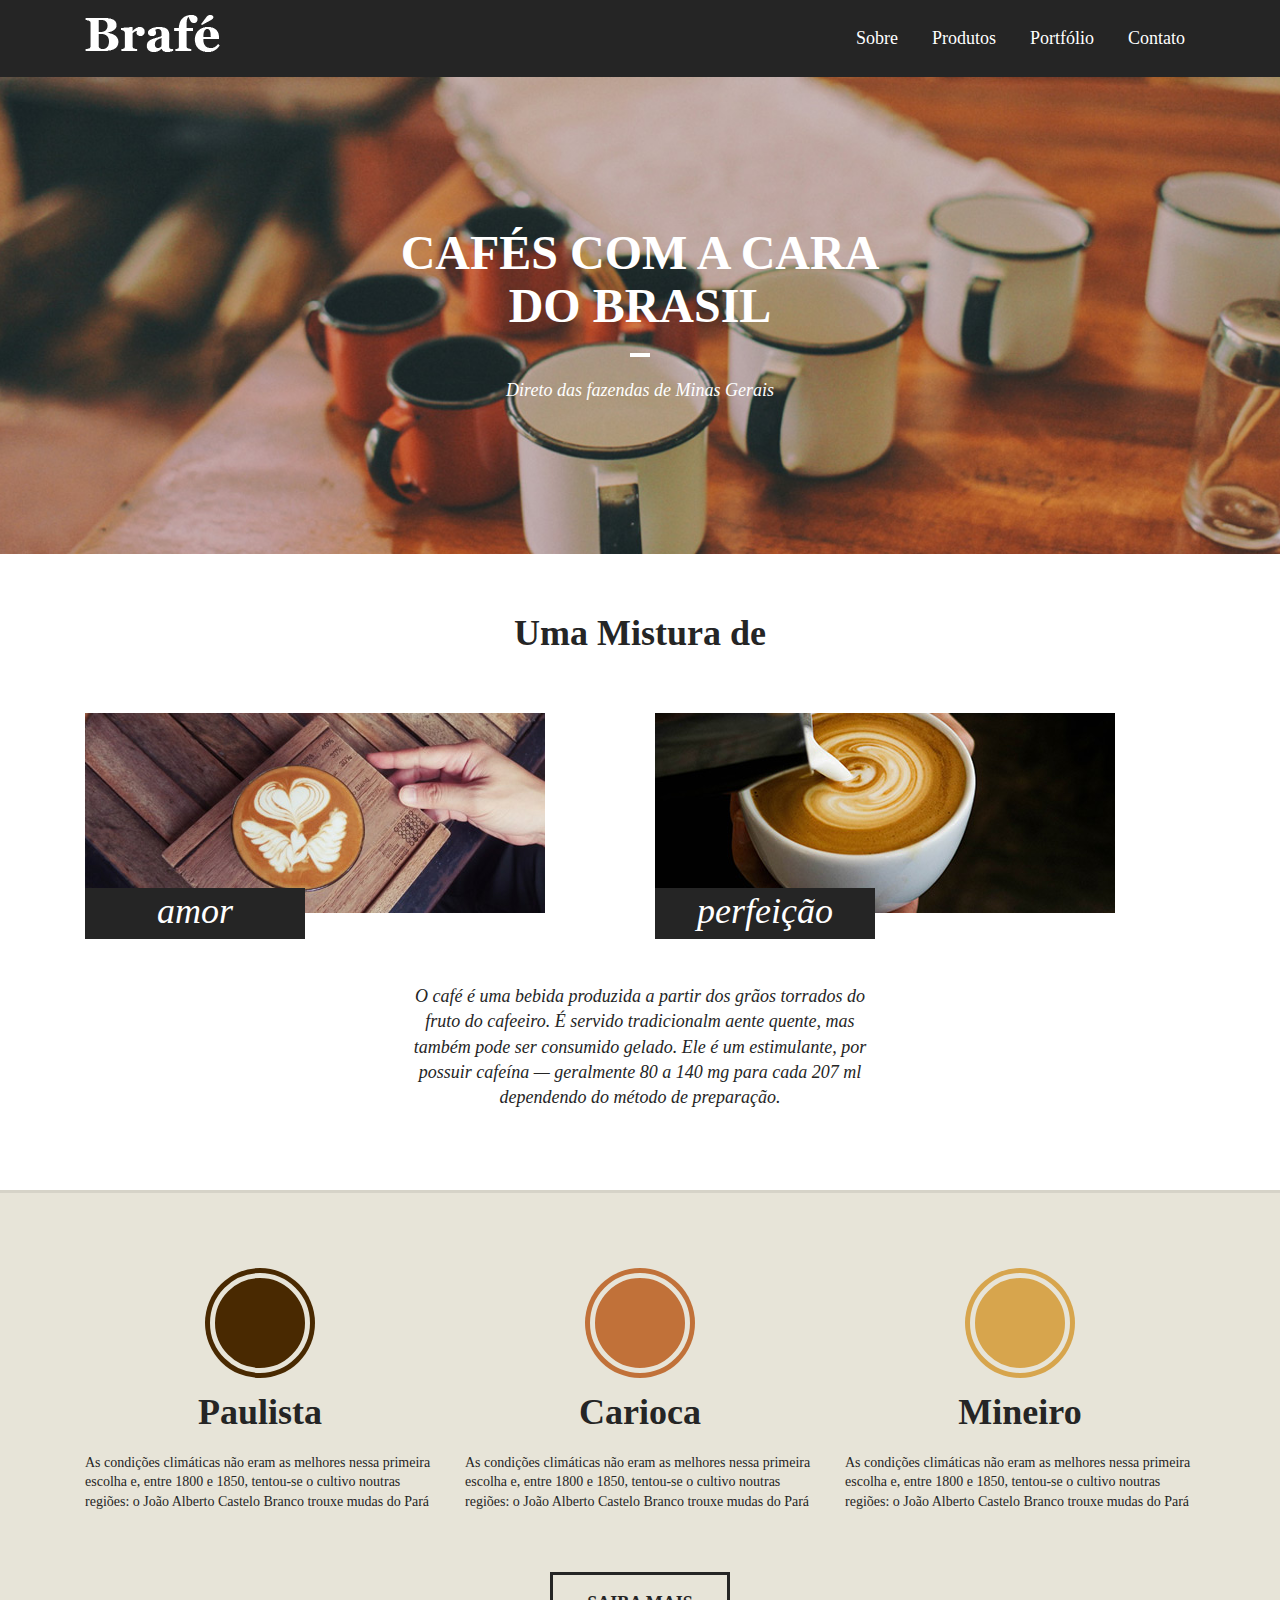
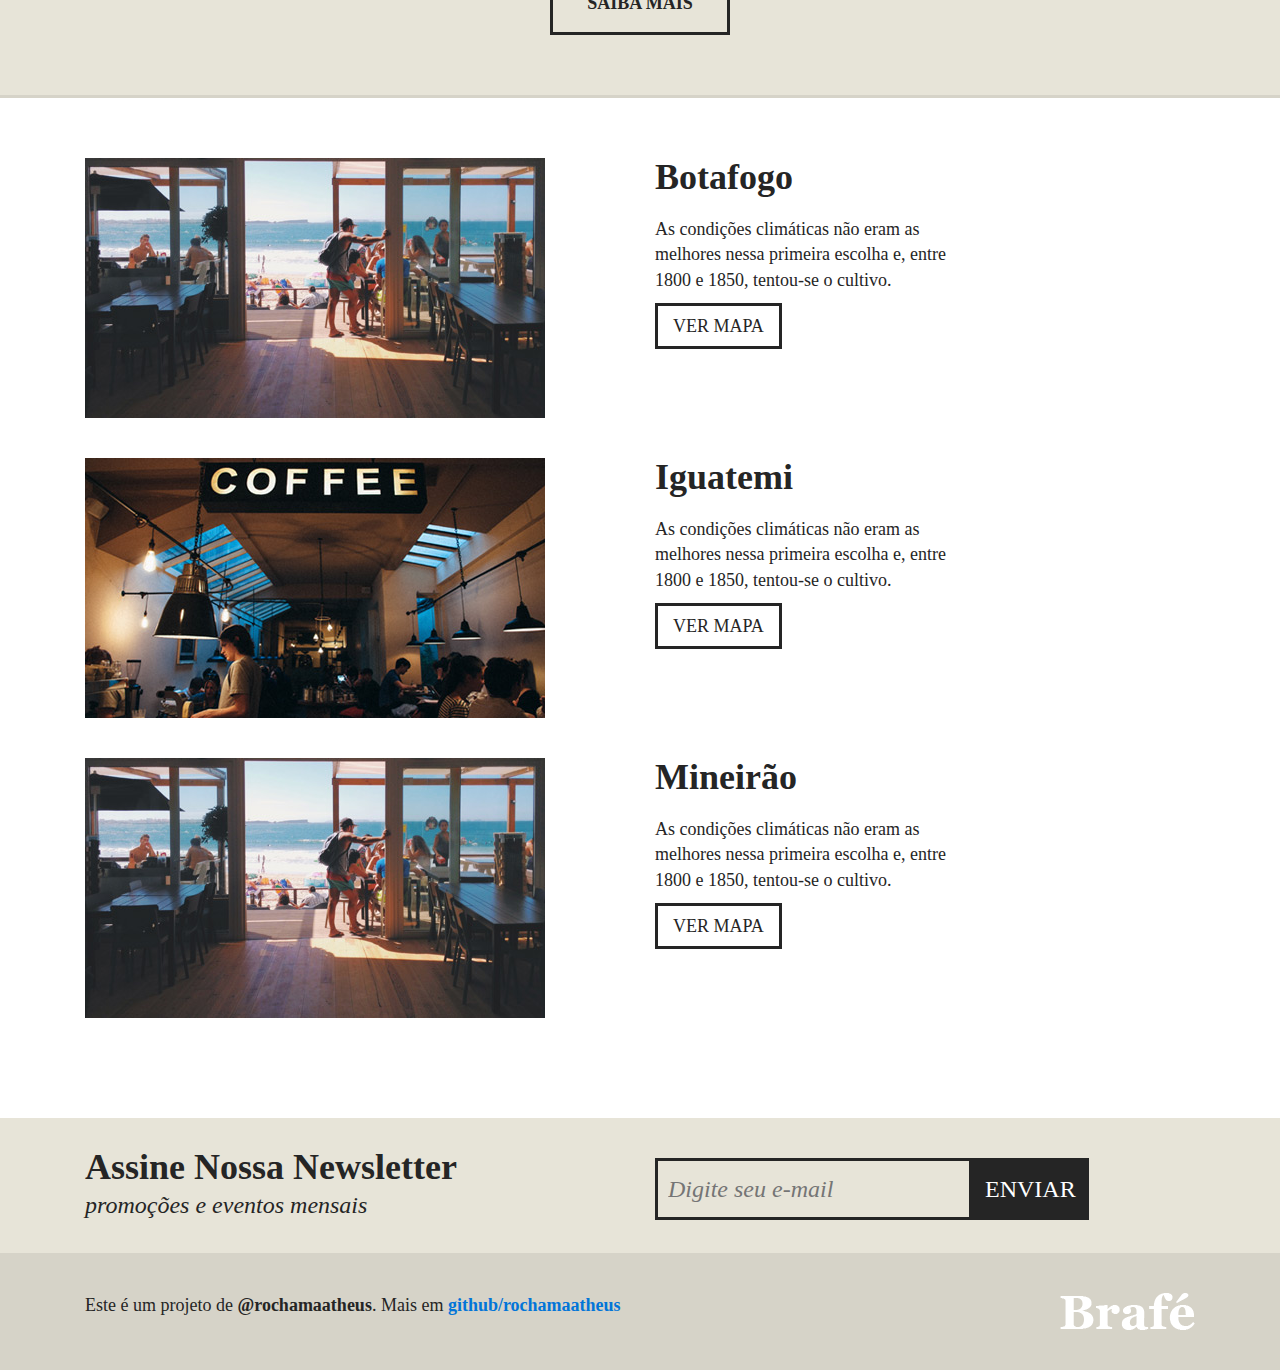
<file: Brafé1-bootstrap/index.html>
<!DOCTYPE html>
<html>
  <head>
    <title>Brafé 1</title>
    <meta charset="utf-8" />
    <meta
      name="viewport"
      content="width=device-width, initial-scale=1, shrink-to-fit=no"
    />
    <link rel="stylesheet" type="text/css" href="css/bootstrap.min.css" />
    <link rel="stylesheet" type="text/css" href="css/style.css" />
  </head>
  <body>
    <header class="menu">
      <div class="container">
        <div class="row">
          <a class="menu-logo col-md-4" href="#"
            ><img src="img/brafe.png" alt="Brafé"
          /></a>
          <nav class="menu-nav col-md-8">
            <ul>
              <li><a href="#">Sobre</a></li>
              <li><a href="#">Produtos</a></li>
              <li><a href="#">Portfólio</a></li>
              <li><a href="#">Contato</a></li>
            </ul>
          </nav>
        </div>
      </div>
    </header>

    <main class="intro">
      <h1>Cafés com a cara<br />do Brasil</h1>
      <p>Direto das fazendas de Minas Gerais</p>
    </main>

    <section class="sobre container">
      <h2>Uma Mistura de</h2>
      <div class="row">
        <div class="col-sm sobre-item">
          <img src="img/cafe-1.jpg" />
          <h3>amor</h3>
        </div>
        <div class="col-sm sobre-item">
          <img src="img/cafe-2.jpg" />
          <h3>perfeição</h3>
        </div>
      </div>
      <p>
        O café é uma bebida produzida a partir dos grãos torrados do fruto do
        cafeeiro. É servido tradicionalm aente quente, mas também pode ser
        consumido gelado. Ele é um estimulante, por possuir cafeína — geralmente
        80 a 140 mg para cada 207 ml dependendo do método de preparação.
      </p>
    </section>

    <section class="produtos">
      <div class="container">
        <div class="row">
          <div class="produtos-item col-sm">
            <h2 class="produtos-paulista">Paulista</h2>
            <p>
              As condições climáticas não eram as melhores nessa primeira
              escolha e, entre 1800 e 1850, tentou-se o cultivo noutras regiões:
              o João Alberto Castelo Branco trouxe mudas do Pará
            </p>
          </div>
          <div class="produtos-item col-sm">
            <h2 class="produtos-carioca">Carioca</h2>
            <p>
              As condições climáticas não eram as melhores nessa primeira
              escolha e, entre 1800 e 1850, tentou-se o cultivo noutras regiões:
              o João Alberto Castelo Branco trouxe mudas do Pará
            </p>
          </div>
          <div class="produtos-item col-sm">
            <h2 class="produtos-mineiro">Mineiro</h2>
            <p>
              As condições climáticas não eram as melhores nessa primeira
              escolha e, entre 1800 e 1850, tentou-se o cultivo noutras regiões:
              o João Alberto Castelo Branco trouxe mudas do Pará
            </p>
          </div>
        </div>
        <a class="produtos-btn" href="#">Saiba Mais</a>
      </div>
    </section>

    <section class="locais container">
      <div class="locais-item row">
        <div class="col-sm">
          <img src="img/botafogo.jpg" alt="Brafé unidade Botafogo" />
        </div>
        <div class="col-sm">
          <h2>Botafogo</h2>
          <p>
            As condições climáticas não eram as melhores nessa primeira escolha
            e, entre 1800 e 1850, tentou-se o cultivo.
          </p>
          <a href="#">Ver Mapa</a>
        </div>
      </div>

      <div class="locais-item row">
        <div class="col-sm">
          <img src="img/iguatemi.jpg" alt="Brafé unidade Iguatemi" />
        </div>
        <div class="col-sm">
          <h2>Iguatemi</h2>
          <p>
            As condições climáticas não eram as melhores nessa primeira escolha
            e, entre 1800 e 1850, tentou-se o cultivo.
          </p>
          <a href="#">Ver Mapa</a>
        </div>
      </div>

      <div class="locais-item row">
        <div class="col-sm">
          <img src="img/botafogo.jpg" alt="Brafé unidade Mineirão" />
        </div>
        <div class="col-sm">
          <h2>Mineirão</h2>
          <p>
            As condições climáticas não eram as melhores nessa primeira escolha
            e, entre 1800 e 1850, tentou-se o cultivo.
          </p>
          <a href="#">Ver Mapa</a>
        </div>
      </div>
    </section>

    <section class="assine">
      <div class="container">
        <div class="row">
          <div class="assine-info col-sm">
            <h2>Assine Nossa Newsletter</h2>
            <p>promoções e eventos mensais</p>
          </div>
          <form class="col-sm">
            <label>E-mail</label>
            <input type="text" placeholder="Digite seu e-mail" />
            <button type="submit">Enviar</button>
          </form>
        </div>
      </div>
    </section>

    <footer class="footer">
      <div class="container">
        <div class="row">
          <p class="col-sm-8">
            Este é um projeto de <strong>@rochamaatheus</strong>. Mais em
            <strong
              ><a
                href="https://www.github.com/rochamaatheus"
                target="_blank"
                rel="external"
                >github/rochamaatheus</a
              ></strong
            >
          </p>
          <div class="col-sm">
            <img src="img/brafe.png" alt="Brafé" />
          </div>
        </div>
      </div>
    </footer>
  </body>
</html>
</file>
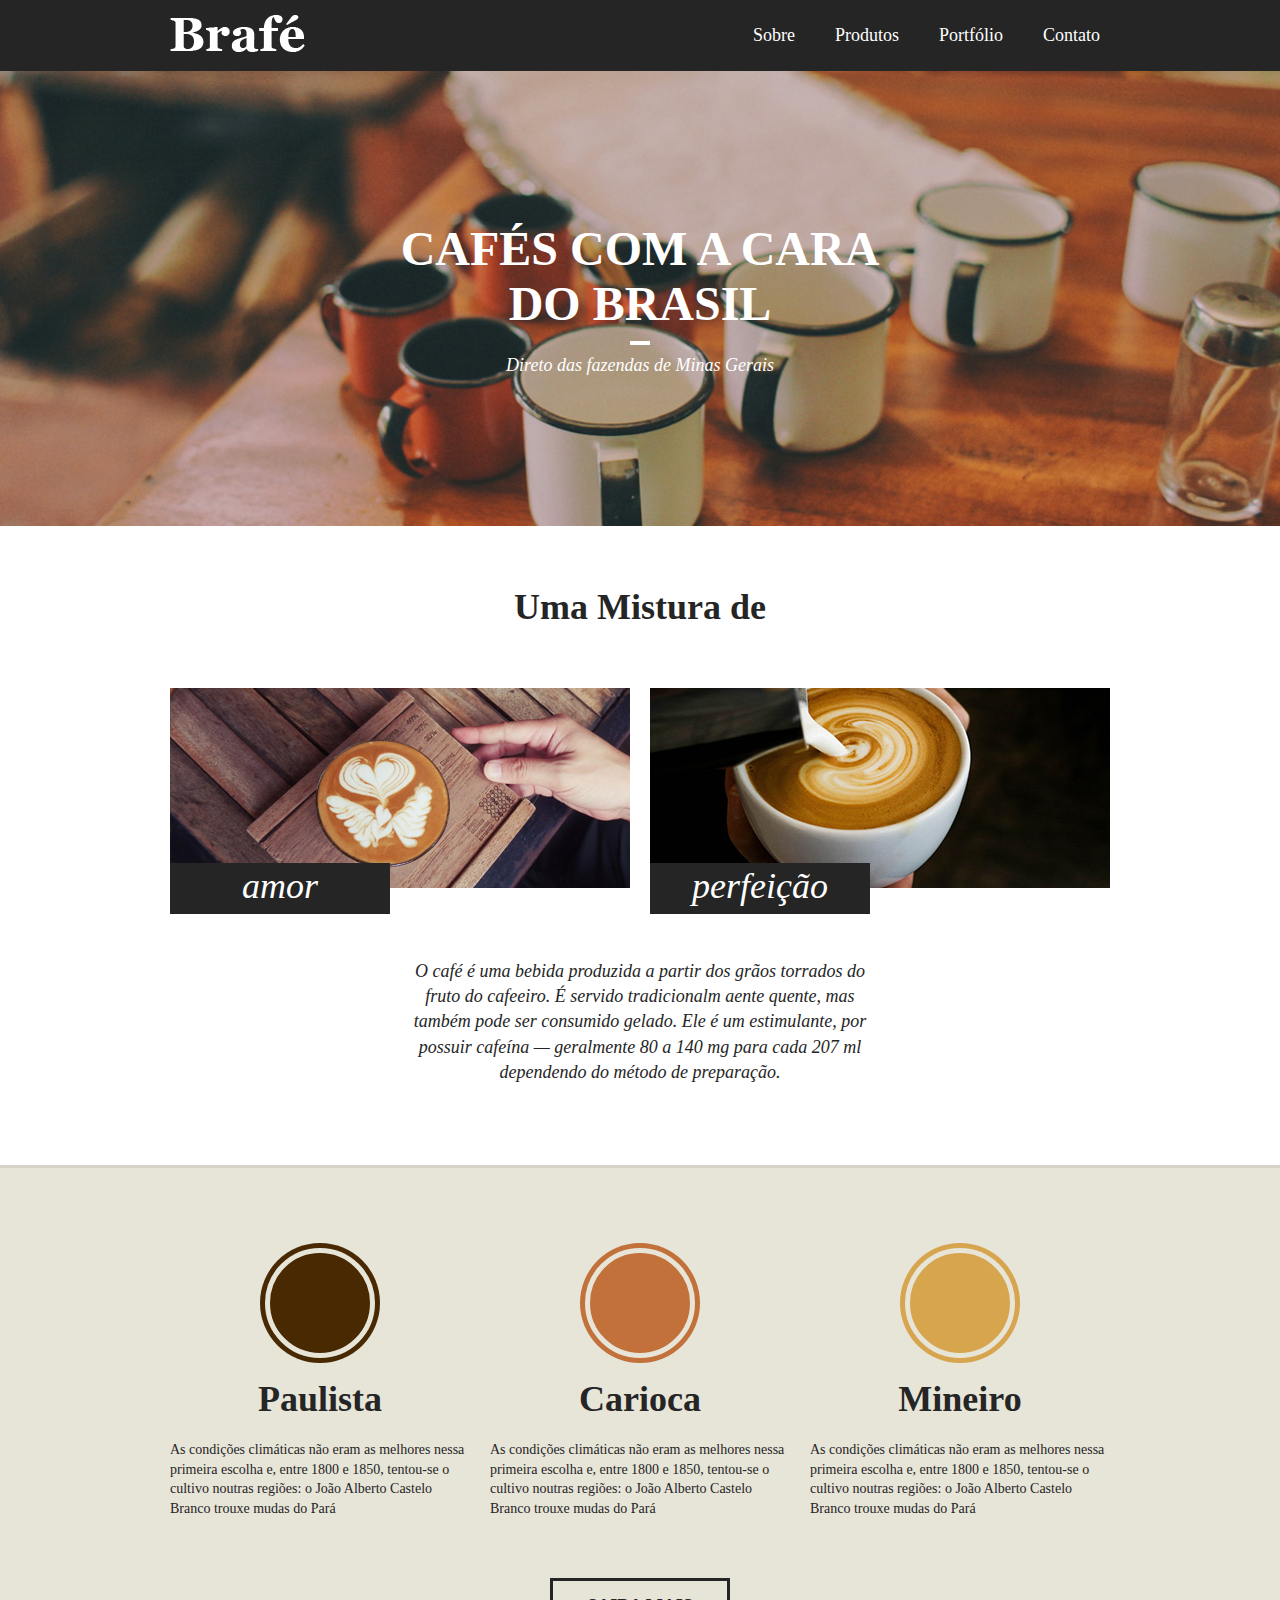
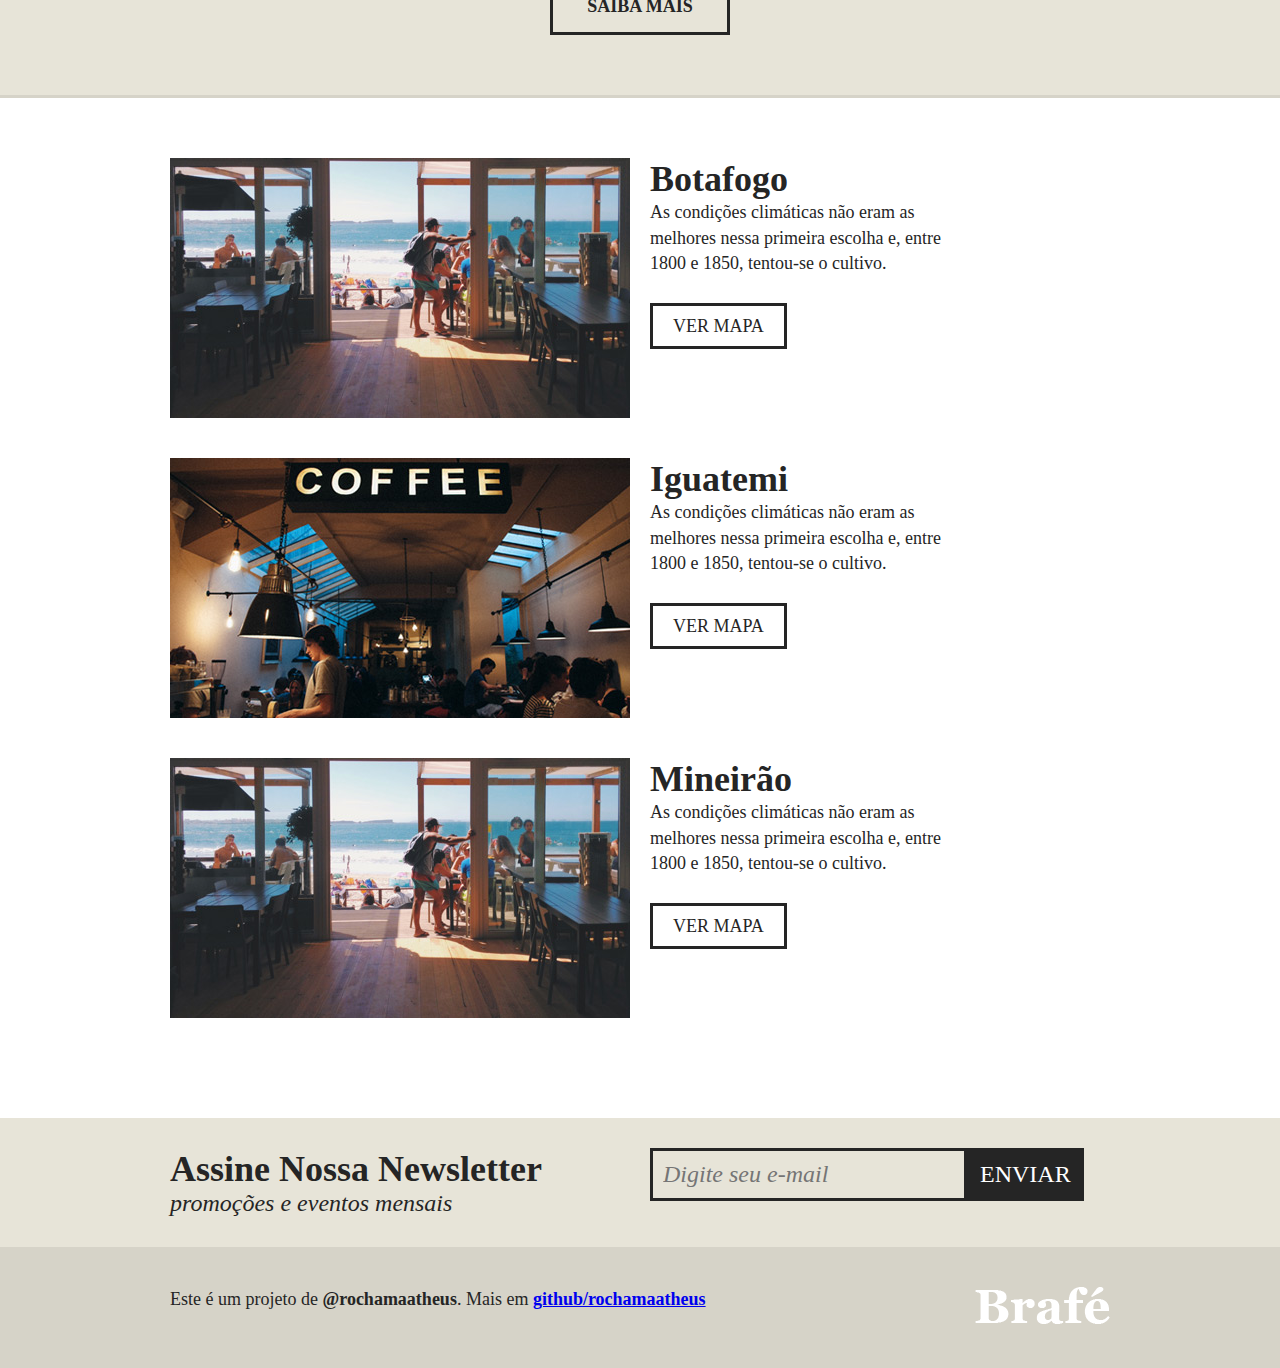
<file: Brafé1-flexbox/index.html>
<!DOCTYPE html>
<html>
  <head>
    <title>Brafé 1</title>
    <meta charset="utf-8" />
    <meta
      name="viewport"
      content="width=device-width, initial-scale=1, shrink-to-fit=no"
    />
    <link rel="stylesheet" type="text/css" href="css/style.css" />
  </head>
  <body>
    <header class="menu">
      <div class="container">
        <a class="menu-logo" href="#"
          ><img src="img/brafe.png" alt="Brafé"
        /></a>
        <nav class="menu-nav">
          <ul>
            <li><a href="#">Sobre</a></li>
            <li><a href="#">Produtos</a></li>
            <li><a href="#">Portfólio</a></li>
            <li><a href="#">Contato</a></li>
          </ul>
        </nav>
      </div>
    </header>

    <main class="intro">
      <h1>Cafés com a cara<br />do Brasil</h1>
      <p>Direto das fazendas de Minas Gerais</p>
    </main>

    <section class="sobre">
      <h2>Uma Mistura de</h2>
      <div class="container">
        <div class="sobre-item">
          <img src="img/cafe-1.jpg" />
          <h3>amor</h3>
        </div>
        <div class="sobre-item">
          <img src="img/cafe-2.jpg" />
          <h3>perfeição</h3>
        </div>
      </div>
      <p>
        O café é uma bebida produzida a partir dos grãos torrados do fruto do
        cafeeiro. É servido tradicionalm aente quente, mas também pode ser
        consumido gelado. Ele é um estimulante, por possuir cafeína — geralmente
        80 a 140 mg para cada 207 ml dependendo do método de preparação.
      </p>
    </section>

    <section class="produtos">
      <div class="container">
        <div class="produtos-item">
          <h2 class="produtos-paulista">Paulista</h2>
          <p>
            As condições climáticas não eram as melhores nessa primeira escolha
            e, entre 1800 e 1850, tentou-se o cultivo noutras regiões: o João
            Alberto Castelo Branco trouxe mudas do Pará
          </p>
        </div>
        <div class="produtos-item">
          <h2 class="produtos-carioca">Carioca</h2>
          <p>
            As condições climáticas não eram as melhores nessa primeira escolha
            e, entre 1800 e 1850, tentou-se o cultivo noutras regiões: o João
            Alberto Castelo Branco trouxe mudas do Pará
          </p>
        </div>
        <div class="produtos-item">
          <h2 class="produtos-mineiro">Mineiro</h2>
          <p>
            As condições climáticas não eram as melhores nessa primeira escolha
            e, entre 1800 e 1850, tentou-se o cultivo noutras regiões: o João
            Alberto Castelo Branco trouxe mudas do Pará
          </p>
        </div>
      </div>
      <a class="produtos-btn" href="#">Saiba Mais</a>
    </section>

    <section class="locais">
      <div class="locais-item container">
        <div class="locais-img">
          <img src="img/botafogo.jpg" alt="Brafé unidade Botafogo" />
        </div>
        <div class="locais-info">
          <h2>Botafogo</h2>
          <p>
            As condições climáticas não eram as melhores nessa primeira escolha
            e, entre 1800 e 1850, tentou-se o cultivo.
          </p>
          <a href="#">Ver Mapa</a>
        </div>
      </div>

      <div class="locais-item container">
        <div class="locais-img">
          <img src="img/iguatemi.jpg" alt="Brafé unidade Iguatemi" />
        </div>
        <div class="locais-info">
          <h2>Iguatemi</h2>
          <p>
            As condições climáticas não eram as melhores nessa primeira escolha
            e, entre 1800 e 1850, tentou-se o cultivo.
          </p>
          <a href="#">Ver Mapa</a>
        </div>
      </div>

      <div class="locais-item container">
        <div class="locais-img">
          <img src="img/botafogo.jpg" alt="Brafé unidade Mineirão" />
        </div>
        <div class="locais-info">
          <h2>Mineirão</h2>
          <p>
            As condições climáticas não eram as melhores nessa primeira escolha
            e, entre 1800 e 1850, tentou-se o cultivo.
          </p>
          <a href="#">Ver Mapa</a>
        </div>
      </div>
    </section>

    <section class="assine">
      <div class="container">
        <div class="assine-info">
          <h2>Assine Nossa Newsletter</h2>
          <p>promoções e eventos mensais</p>
        </div>
        <form>
          <label>E-mail</label>
          <input type="text" placeholder="Digite seu e-mail" />
          <button type="submit">Enviar</button>
        </form>
      </div>
    </section>

    <footer class="footer">
      <div class="container">
        <p>
          Este é um projeto de <strong>@rochamaatheus</strong>. Mais em
          <strong
            ><a
              href="https://www.github.com/rochamaatheus"
              target="_blank"
              rel="external"
              >github/rochamaatheus</a
            ></strong
          >
        </p>
        <div class="footer-img"><img src="img/brafe.png" alt="Brafé" /></div>
      </div>
    </footer>
  </body>
</html>
</file>
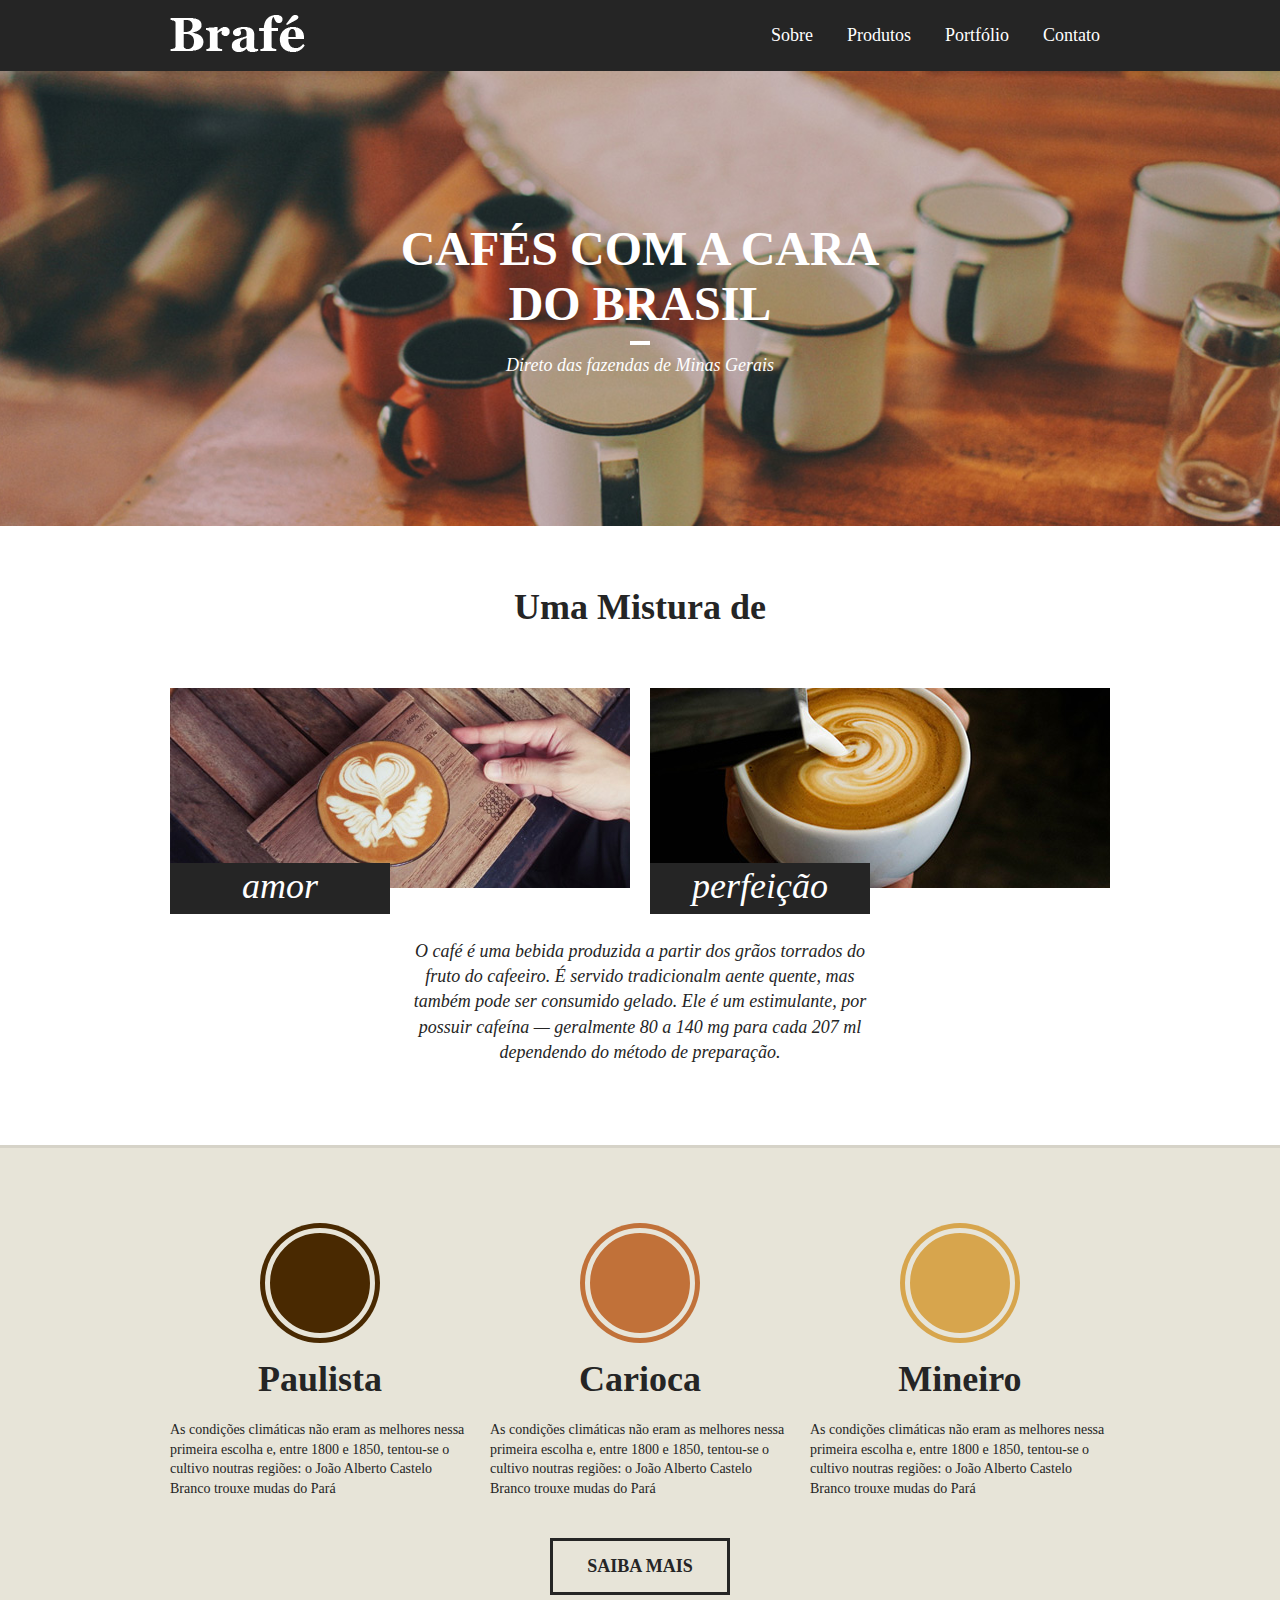
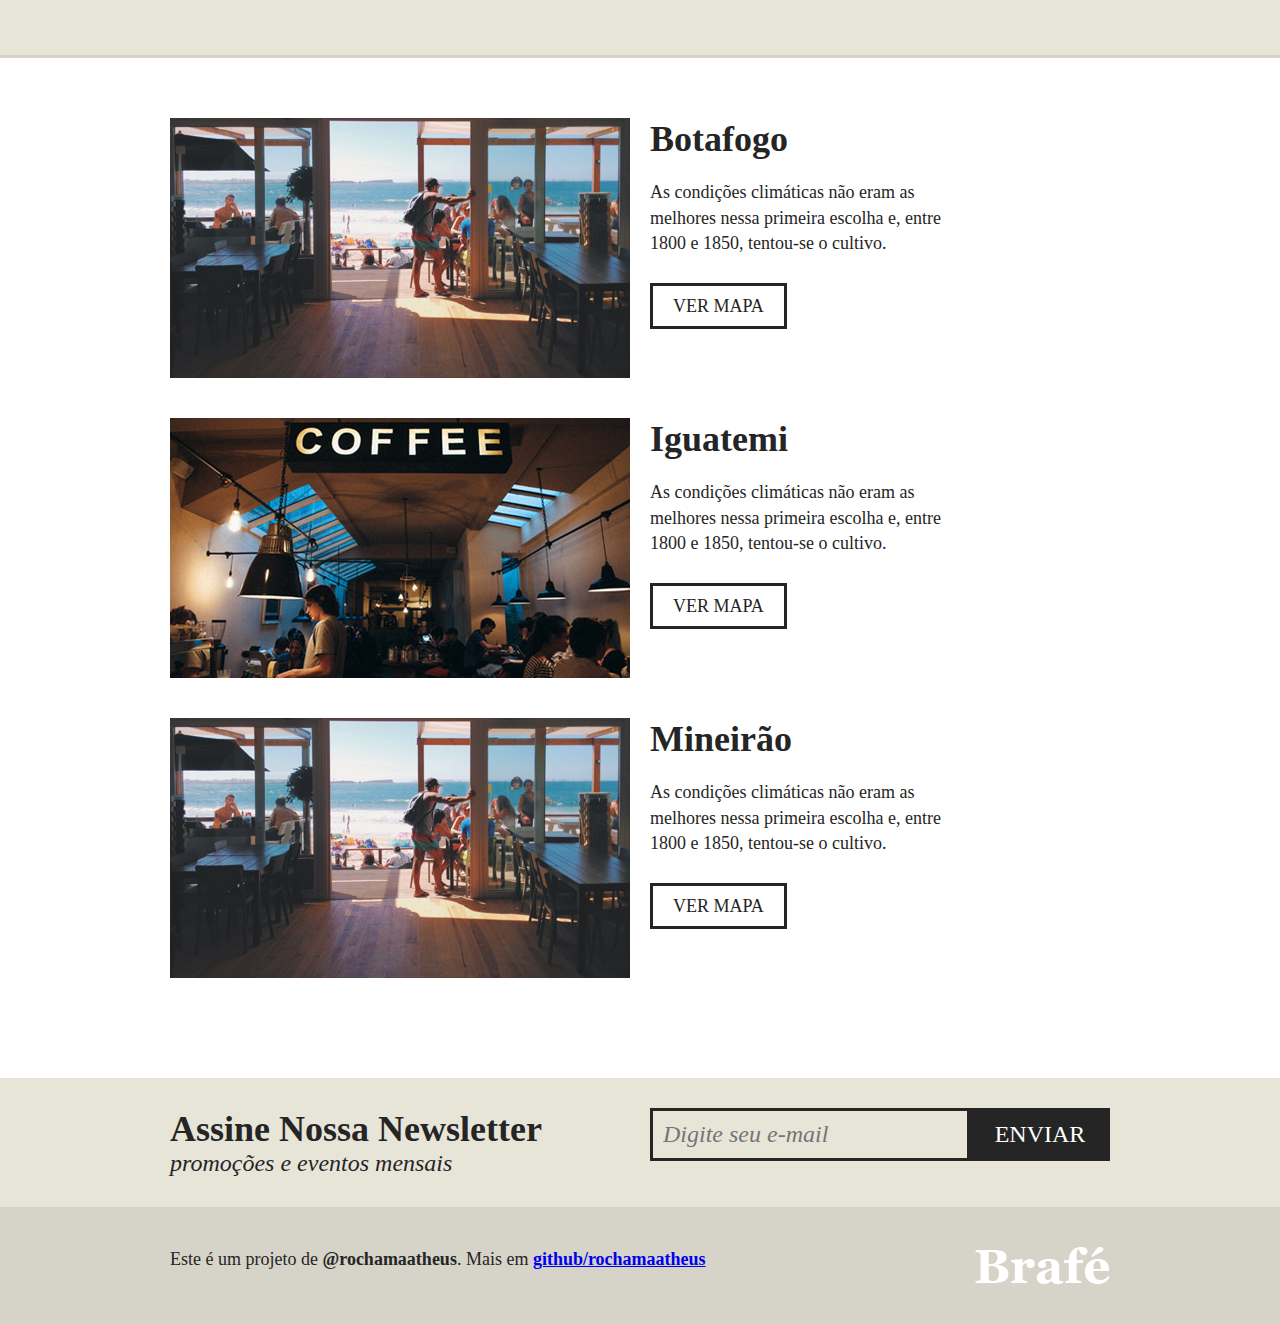
<file: Brafé1-grid/index.html>
<!DOCTYPE html>
<html>
  <head>
    <title>Brafé 1</title>
    <meta charset="utf-8" />
    <meta
      name="viewport"
      content="width=device-width, initial-scale=1, shrink-to-fit=no"
    />
    <link rel="stylesheet" type="text/css" href="css/grid.css" />
    <link rel="stylesheet" type="text/css" href="css/style.css" />
  </head>
  <body>
    <header class="menu">
      <div class="container">
        <a class="menu-logo grid-4" href="#"
          ><img src="img/brafe.png" alt="Brafé"
        /></a>
        <nav class="menu-nav grid-8">
          <ul>
            <li><a href="#">Sobre</a></li>
            <li><a href="#">Produtos</a></li>
            <li><a href="#">Portfólio</a></li>
            <li><a href="#">Contato</a></li>
          </ul>
        </nav>
      </div>
    </header>

    <main class="intro">
      <h1>Cafés com a cara<br />do Brasil</h1>
      <p>Direto das fazendas de Minas Gerais</p>
    </main>

    <section class="sobre container">
      <h2>Uma Mistura de</h2>
      <div>
        <div class="sobre-item grid-6">
          <img src="img/cafe-1.jpg" />
          <h3>amor</h3>
        </div>
        <div class="sobre-item grid-6">
          <img src="img/cafe-2.jpg" />
          <h3>perfeição</h3>
        </div>
      </div>
      <p>
        O café é uma bebida produzida a partir dos grãos torrados do fruto do
        cafeeiro. É servido tradicionalm aente quente, mas também pode ser
        consumido gelado. Ele é um estimulante, por possuir cafeína — geralmente
        80 a 140 mg para cada 207 ml dependendo do método de preparação.
      </p>
    </section>

    <section class="produtos">
      <div class="container">
        <div class="produtos-item grid-4">
          <h2 class="produtos-paulista">Paulista</h2>
          <p>
            As condições climáticas não eram as melhores nessa primeira escolha
            e, entre 1800 e 1850, tentou-se o cultivo noutras regiões: o João
            Alberto Castelo Branco trouxe mudas do Pará
          </p>
        </div>
        <div class="produtos-item grid-4">
          <h2 class="produtos-carioca">Carioca</h2>
          <p>
            As condições climáticas não eram as melhores nessa primeira escolha
            e, entre 1800 e 1850, tentou-se o cultivo noutras regiões: o João
            Alberto Castelo Branco trouxe mudas do Pará
          </p>
        </div>
        <div class="produtos-item grid-4">
          <h2 class="produtos-mineiro">Mineiro</h2>
          <p>
            As condições climáticas não eram as melhores nessa primeira escolha
            e, entre 1800 e 1850, tentou-se o cultivo noutras regiões: o João
            Alberto Castelo Branco trouxe mudas do Pará
          </p>
        </div>
      </div>
      <a class="produtos-btn" href="#">Saiba Mais</a>
    </section>

    <section class="locais">
      <div class="locais-item container">
        <div class="grid-6">
          <img src="img/botafogo.jpg" alt="Brafé unidade Botafogo" />
        </div>
        <div class="grid-6">
          <h2>Botafogo</h2>
          <p>
            As condições climáticas não eram as melhores nessa primeira escolha
            e, entre 1800 e 1850, tentou-se o cultivo.
          </p>
          <a href="#">Ver Mapa</a>
        </div>
      </div>

      <div class="locais-item container">
        <div class="grid-6">
          <img src="img/iguatemi.jpg" alt="Brafé unidade Iguatemi" />
        </div>
        <div class="grid-6">
          <h2>Iguatemi</h2>
          <p>
            As condições climáticas não eram as melhores nessa primeira escolha
            e, entre 1800 e 1850, tentou-se o cultivo.
          </p>
          <a href="#">Ver Mapa</a>
        </div>
      </div>

      <div class="locais-item container">
        <div class="grid-6">
          <img src="img/botafogo.jpg" alt="Brafé unidade Mineirão" />
        </div>
        <div class="grid-6">
          <h2>Mineirão</h2>
          <p>
            As condições climáticas não eram as melhores nessa primeira escolha
            e, entre 1800 e 1850, tentou-se o cultivo.
          </p>
          <a href="#">Ver Mapa</a>
        </div>
      </div>
    </section>

    <section class="assine">
      <div class="container">
        <div class="assine-info grid-6">
          <h2>Assine Nossa Newsletter</h2>
          <p>promoções e eventos mensais</p>
        </div>
        <form class="grid-6">
          <label>E-mail</label>
          <input type="text" placeholder="Digite seu e-mail" />
          <button type="submit">Enviar</button>
        </form>
      </div>
    </section>

    <footer class="footer">
      <div class="container">
        <p class="grid-8">
          Este é um projeto de <strong>@rochamaatheus</strong>. Mais em
          <strong
            ><a
              href="https://www.github.com/rochamaatheus"
              target="_blank"
              rel="external"
              >github/rochamaatheus</a
            ></strong
          >
        </p>
        <div class="grid-4">
          <img src="img/brafe.png" alt="Brafé" />
        </div>
      </div>
    </footer>
  </body>
</html>
</file>
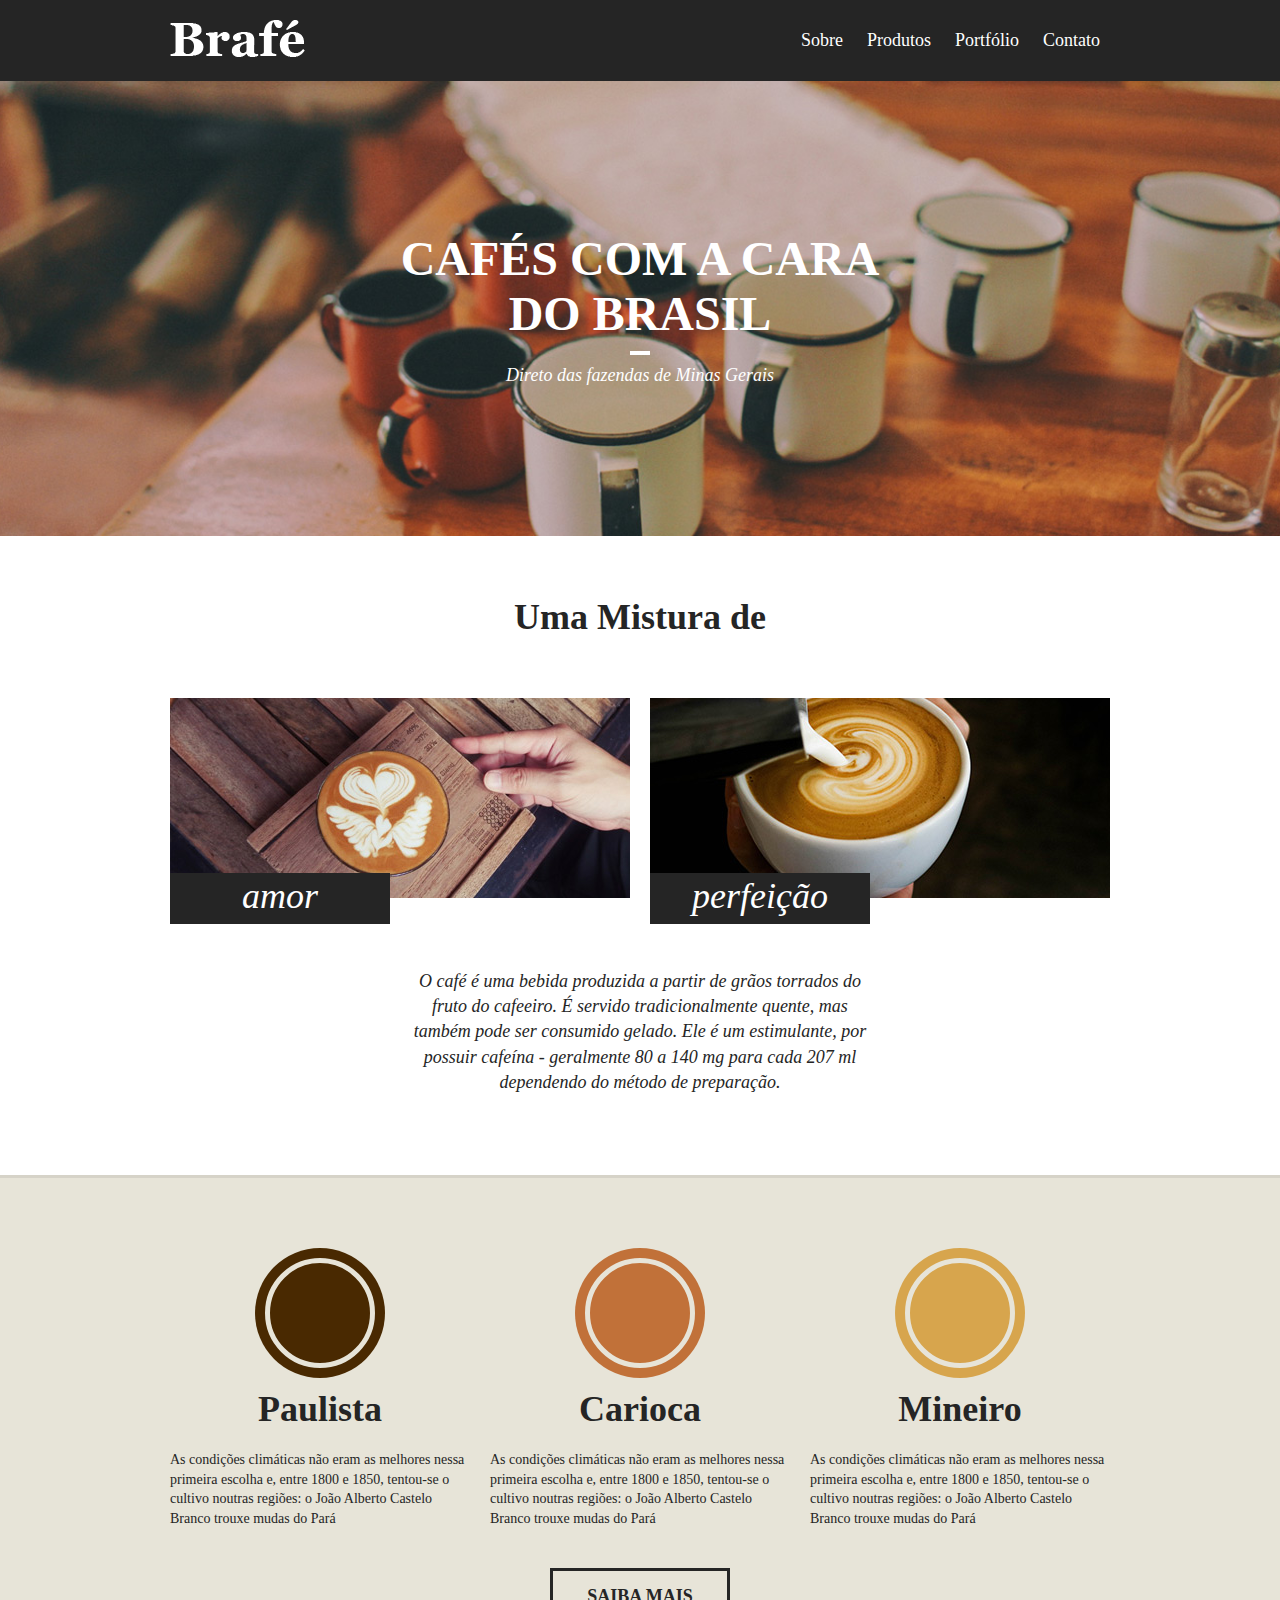
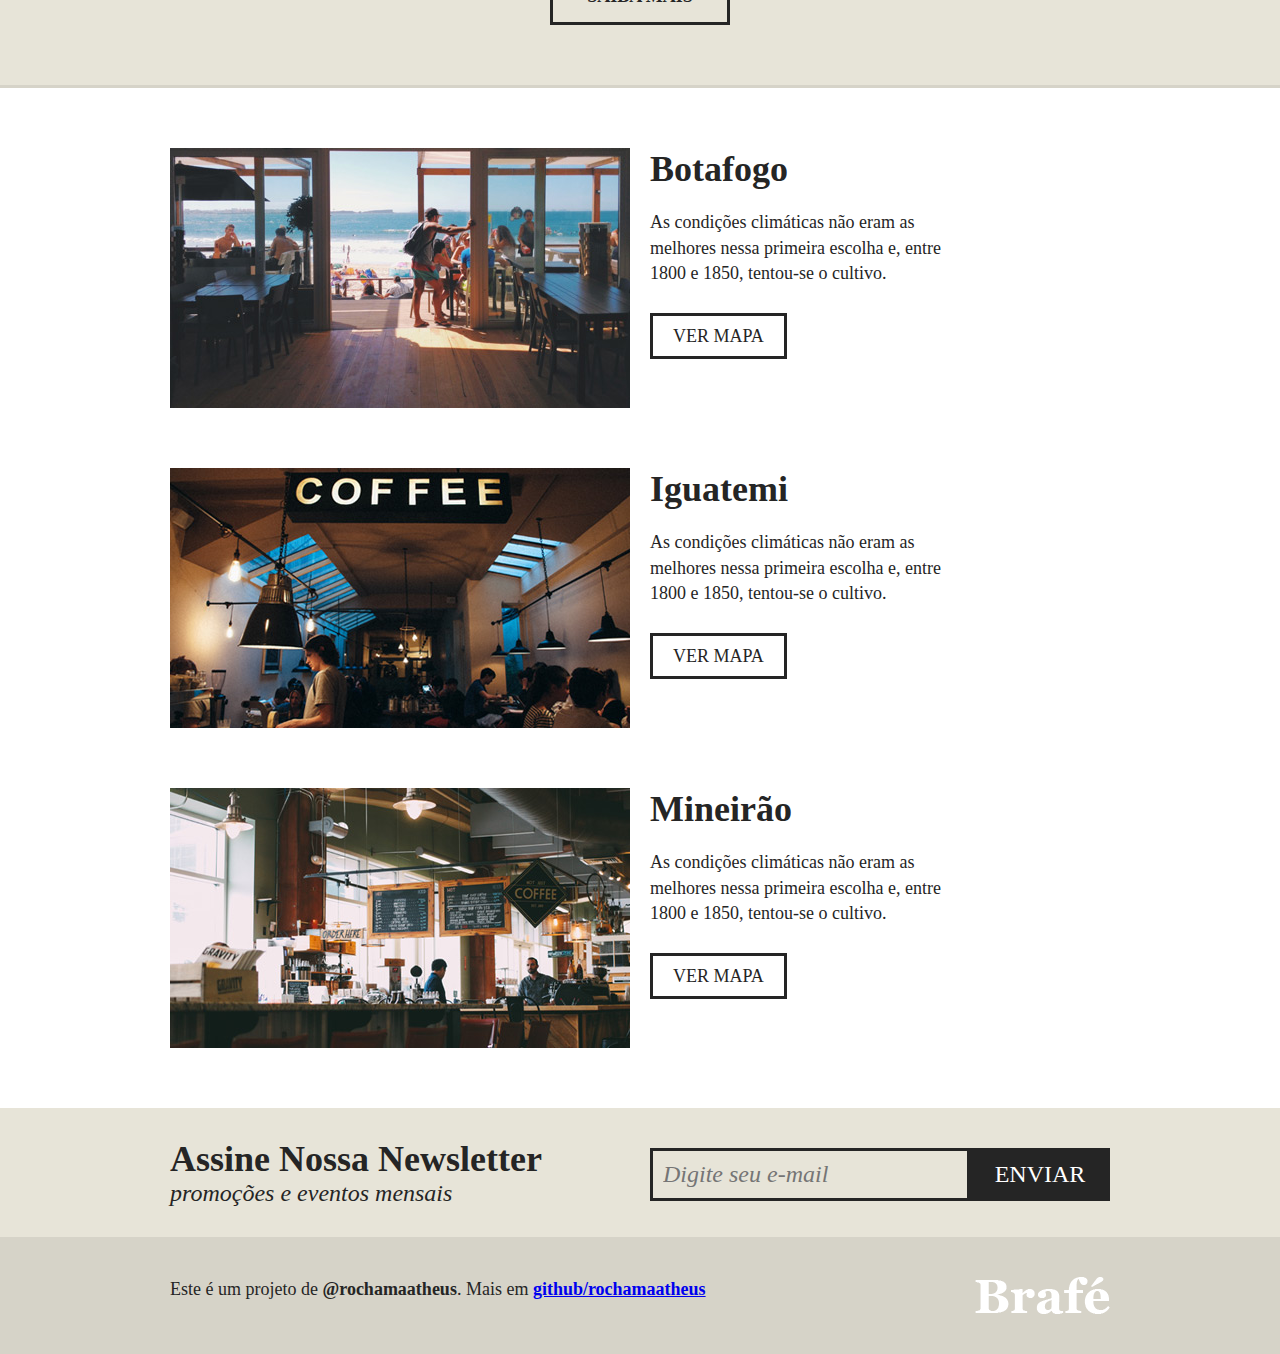
<file: Brafé1-puro/index.html>
<!DOCTYPE html>
<html lang="pt-br">
  <head>
    <meta charset="UTF-8" />
    <meta
      name="viewport"
      content="width=device-width, initial-scale=1.0, shrink-to-fit=no"
    />
    <title>Brafé</title>
    <link rel="stylesheet" href="./css/style.css" />
  </head>
  <body>
    <header class="menu">
      <div class="clearfix container">
        <a href="#" class="menu-logo"
          ><img src="./img/brafe.png" alt="Brafé"
        /></a>
        <nav class="menu-nav">
          <ul>
            <li><a href="#">Sobre</a></li>
            <li><a href="#">Produtos</a></li>
            <li><a href="#">Portfólio</a></li>
            <li><a href="#">Contato</a></li>
          </ul>
        </nav>
      </div>
    </header>

    <main class="intro">
      <h1>
        Cafés com a cara<br />
        do Brasil
      </h1>
      <p>Direto das fazendas de Minas Gerais</p>
    </main>

    <section class="sobre">
      <h2>Uma Mistura de</h2>
      <div class="sobre-container clearfix container">
        <div class="sobre-item">
          <img src="./img/cafe-1.jpg" />
          <h3>amor</h3>
        </div>
        <div class="sobre-item">
          <img src="./img/cafe-2.jpg" />
          <h3>perfeição</h3>
        </div>
      </div>
      <p>
        O café é uma bebida produzida a partir de grãos torrados do fruto do
        cafeeiro. É servido tradicionalmente quente, mas também pode ser
        consumido gelado. Ele é um estimulante, por possuir cafeína - geralmente
        80 a 140 mg para cada 207 ml dependendo do método de preparação.
      </p>
    </section>

    <section class="produtos">
      <div class="produtos-container container clearfix">
        <div class="produtos-item">
          <h2 class="produtos-paulista">Paulista</h2>
          <p>
            As condições climáticas não eram as melhores nessa primeira escolha
            e, entre 1800 e 1850, tentou-se o cultivo noutras regiões: o João
            Alberto Castelo Branco trouxe mudas do Pará
          </p>
        </div>
        <div class="produtos-item">
          <h2 class="produtos-carioca">Carioca</h2>
          <p>
            As condições climáticas não eram as melhores nessa primeira escolha
            e, entre 1800 e 1850, tentou-se o cultivo noutras regiões: o João
            Alberto Castelo Branco trouxe mudas do Pará
          </p>
        </div>
        <div class="produtos-item">
          <h2 class="produtos-mineiro">Mineiro</h2>
          <p>
            As condições climáticas não eram as melhores nessa primeira escolha
            e, entre 1800 e 1850, tentou-se o cultivo noutras regiões: o João
            Alberto Castelo Branco trouxe mudas do Pará
          </p>
        </div>
      </div>
      <a class="produtos-btn" href="#">Saiba Mais</a>
    </section>

    <section class="locais container">
      <div class="locais-item">
        <img src="./img/botafogo.jpg" alt="Brafé unidade Botafogo" />
        <div>
          <h2>Botafogo</h2>
          <p>
            As condições climáticas não eram as melhores nessa primeira escolha
            e, entre 1800 e 1850, tentou-se o cultivo.
          </p>
          <a href="#">Ver Mapa</a>
        </div>
      </div>
      <div class="locais-item">
        <img src="./img/iguatemi.jpg" alt="Brafé unidade Iguatemi" />
        <div>
          <h2>Iguatemi</h2>
          <p>
            As condições climáticas não eram as melhores nessa primeira escolha
            e, entre 1800 e 1850, tentou-se o cultivo.
          </p>
          <a href="#">Ver Mapa</a>
        </div>
      </div>
      <div class="locais-item">
        <img src="./img/mineirao.jpg" alt="Brafé unidade Mineirão" />
        <div>
          <h2>Mineirão</h2>
          <p>
            As condições climáticas não eram as melhores nessa primeira escolha
            e, entre 1800 e 1850, tentou-se o cultivo.
          </p>
          <a href="#">Ver Mapa</a>
        </div>
      </div>
    </section>

    <section class="assine">
      <div class="assine-container container clearfix">
        <div class="assine-info">
          <h2>Assine Nossa Newsletter</h2>
          <p>promoções e eventos mensais</p>
        </div>
        <form>
          <label>E-mail</label>
          <input type="text" placeholder="Digite seu e-mail" />
          <button>Enviar</button>
        </form>
      </div>
    </section>

    <footer class="footer">
      <div class="footer-container container clearfix">
        <p>
          Este é um projeto de <strong>@rochamaatheus</strong>. Mais em
          <strong
            ><a
              href="https://www.github.com/rochamaatheus"
              target="_blank"
              rel="external"
              >github/rochamaatheus</a
            ></strong
          >
        </p>
        <img src="./img/brafe.png" alt="Brafé" />
      </div>
    </footer>
  </body>
</html>
</file>
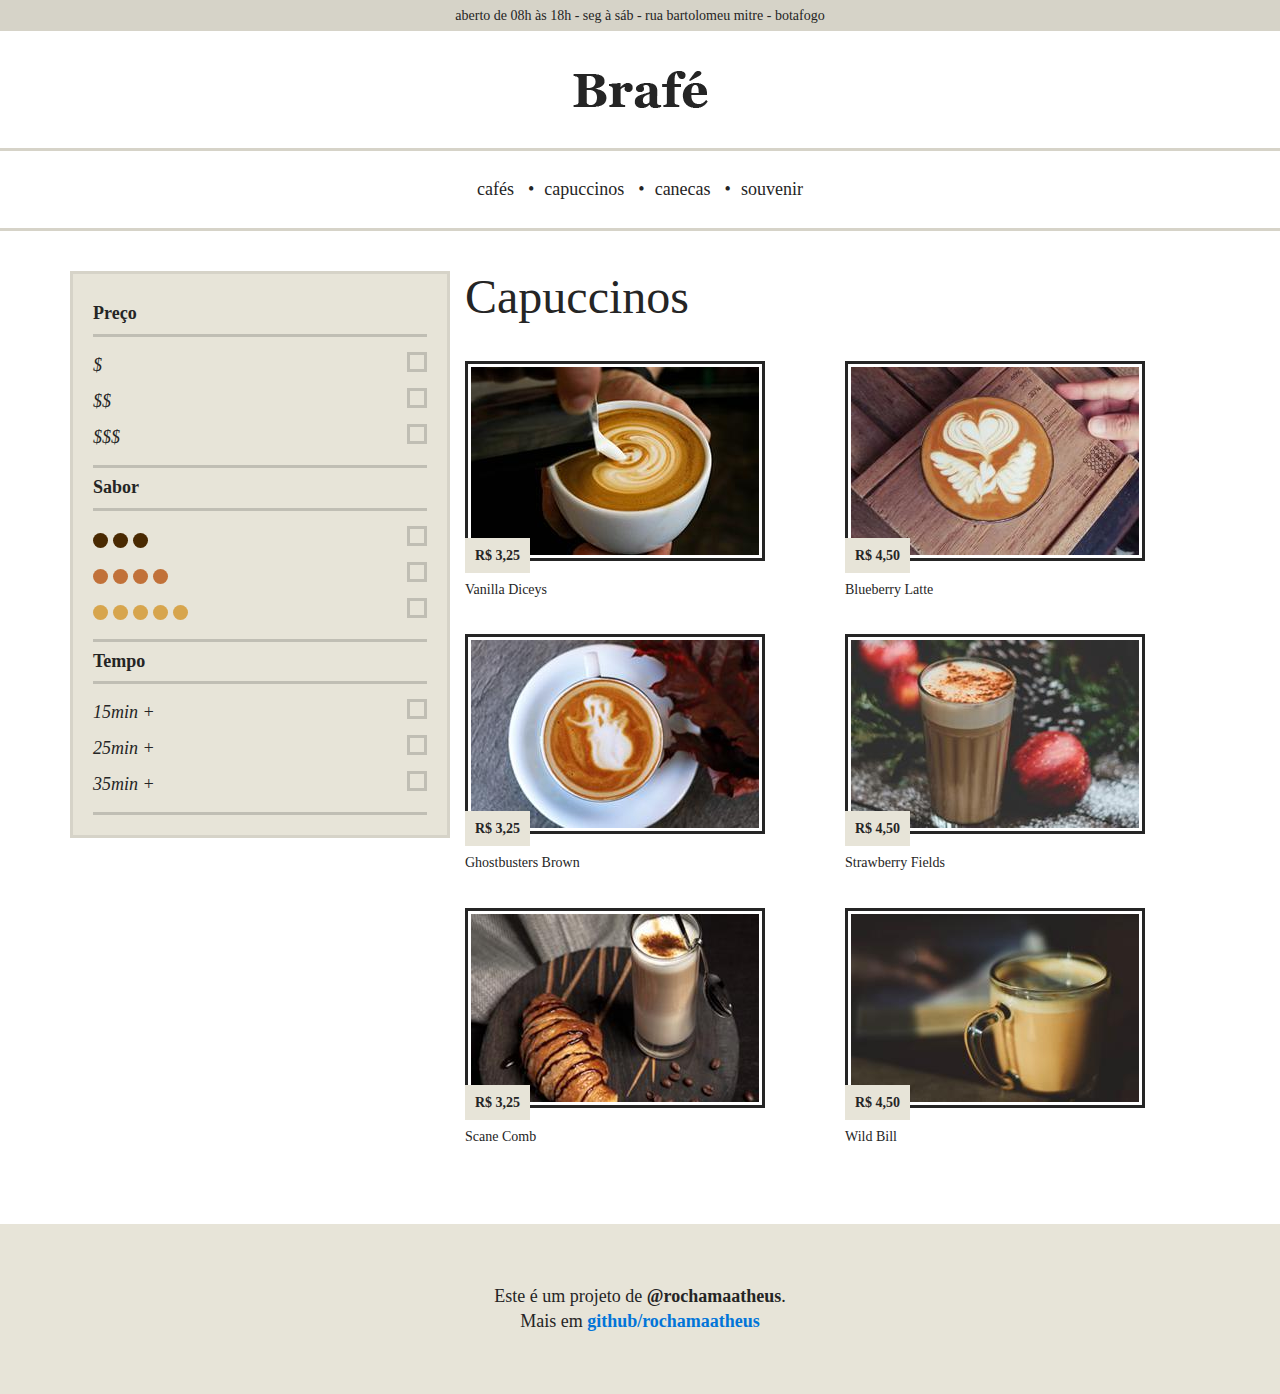
<file: Brafé2-bootstrap/index.html>
<!DOCTYPE html>
<html>
  <head>
    <title>Brafé 2</title>
    <meta charset="utf-8" />
    <meta
      name="viewport"
      content="width=device-width, initial-scale=1, shrink-to-fit=no"
    />
    <link rel="stylesheet" href="./css/bootstrap.min.css" />
    <link rel="stylesheet" type="text/css" href="css/style.css" />
  </head>
  <body>
    <header>
      <div class="header-informacoes">
        <p>
          aberto de 08h às 18h - seg à sáb - rua bartolomeu mitre - botafogo
        </p>
      </div>
      <a class="header-logo" href="index.html">
        <img src="img/brafe.png" alt="Brafé" />
      </a>
      <nav class="header-menu">
        <ul>
          <li><a href="#">cafés</a></li>
          <li><a href="#">capuccinos</a></li>
          <li><a href="#">canecas</a></li>
          <li><a href="#">souvenir</a></li>
        </ul>
      </nav>
    </header>

    <div class="container">
      <div class="row">
        <nav class="filtro col-md-4">
          <h2>Preço</h2>
          <ul>
            <li>$</li>
            <li>$$</li>
            <li>$$$</li>
          </ul>
          <h2>Sabor</h2>
          <ul class="sabor">
            <li><span class="sabor-3">Marrom</span></li>
            <li><span class="sabor-4">Laranja</span></li>
            <li><span class="sabor-5">Amarelo</span></li>
          </ul>
          <h2>Tempo</h2>
          <ul>
            <li>15min +</li>
            <li>25min +</li>
            <li>35min +</li>
          </ul>
        </nav>

        <section class="produtos col-md-8">
          <h1>Capuccinos</h1>
          <ul class="row">
            <li class="col-6">
              <img src="img/cafe-1.jpg" alt="Café 1" />
              <span>R$ 3,25</span>
              <h2>Vanilla Diceys</h2>
            </li>

            <li class="col-6">
              <img src="img/cafe-2.jpg" alt="Café 1" />
              <span>R$ 4,50</span>
              <h2>Blueberry Latte</h2>
            </li>

            <li class="col-6">
              <img src="img/cafe-3.jpg" alt="Café 1" />
              <span>R$ 3,25</span>
              <h2>Ghostbusters Brown</h2>
            </li>

            <li class="col-6">
              <img src="img/cafe-4.jpg" alt="Café 1" />
              <span>R$ 4,50</span>
              <h2>Strawberry Fields</h2>
            </li>

            <li class="col-6">
              <img src="img/cafe-5.jpg" alt="Café 1" />
              <span>R$ 3,25</span>
              <h2>Scane Comb</h2>
            </li>

            <li class="col-6">
              <img src="img/cafe-6.jpg" alt="Café 1" />
              <span>R$ 4,50</span>
              <h2>Wild Bill</h2>
            </li>
          </ul>
        </section>
      </div>
    </div>

    <footer class="footer">
      <p>Este é um projeto de <strong>@rochamaatheus</strong>.</p>
      <p>
        Mais em
        <strong
          ><a
            href="https://www.github.com/rochamaatheus"
            target="_blank"
            rel="external"
            >github/rochamaatheus</a
          ></strong
        >
      </p>
    </footer>
  </body>
</html>
</file>
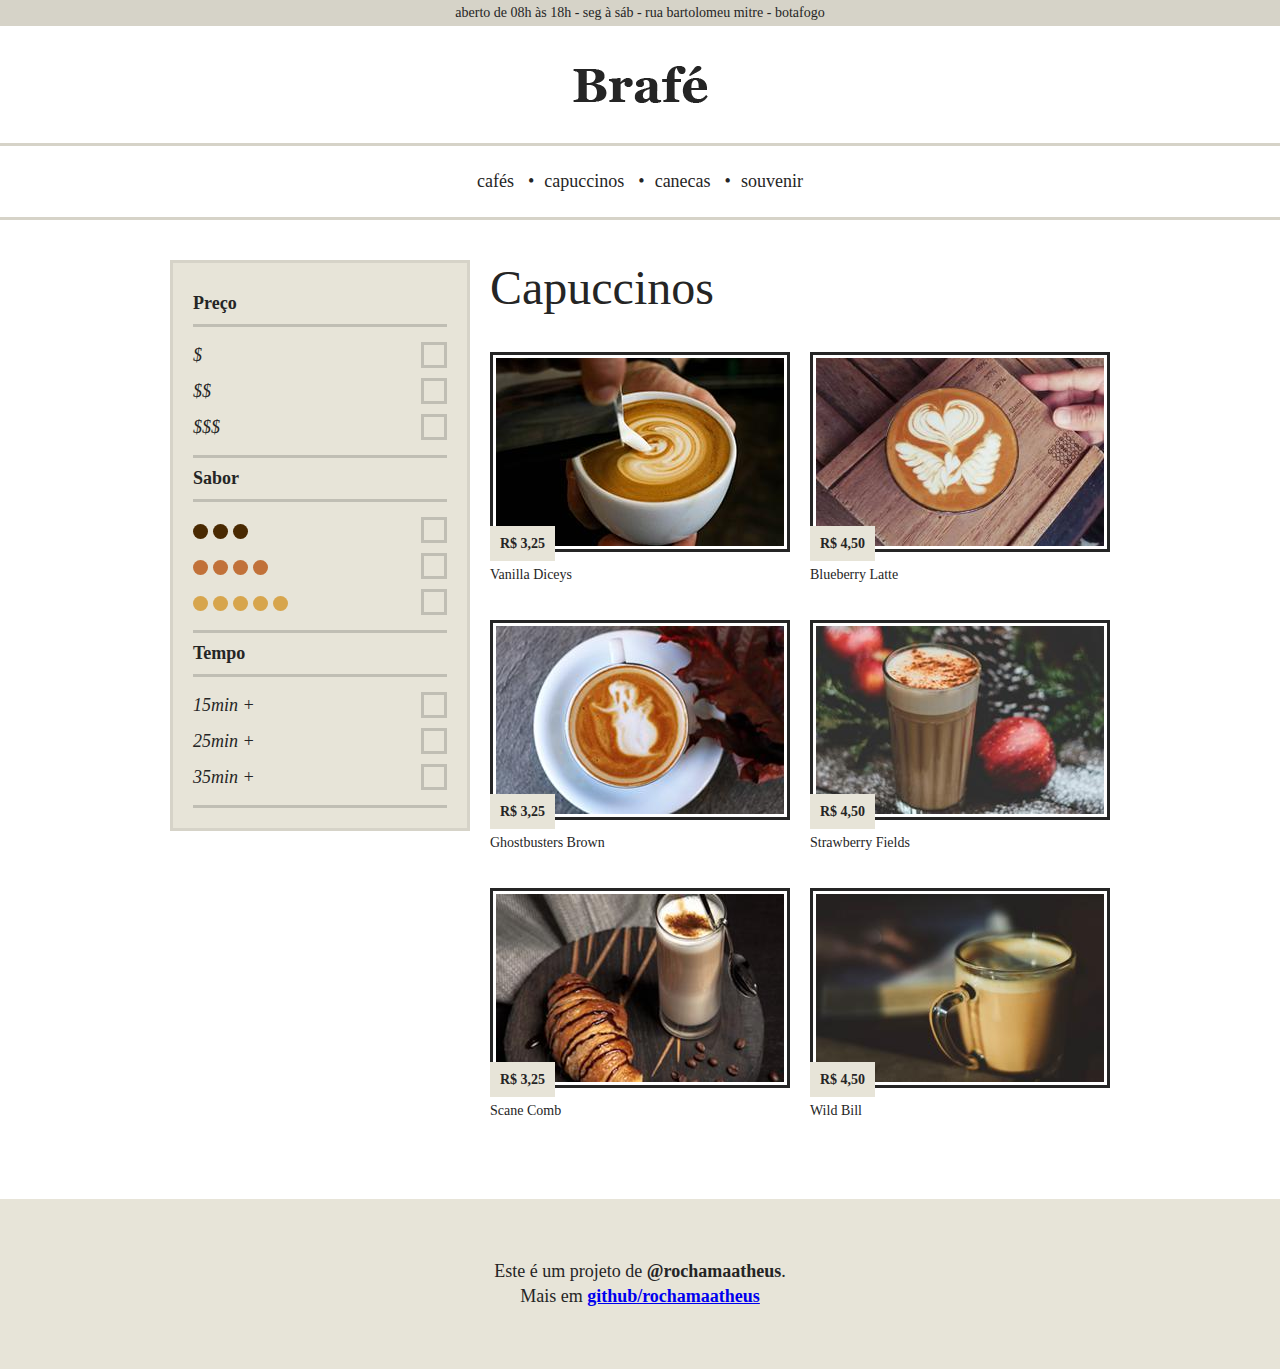
<file: Brafé2-flexbox/index.html>
<!DOCTYPE html>
<html>
  <head>
    <title>Brafé 2</title>
    <meta charset="utf-8" />
    <meta
      name="viewport"
      content="width=device-width, initial-scale=1, shrink-to-fit=no"
    />
    <link rel="stylesheet" type="text/css" href="css/style.css" />
    <link rel="stylesheet" href="./css/flex.css" />
  </head>
  <body>
    <header>
      <div class="header-informacoes">
        <p>
          aberto de 08h às 18h - seg à sáb - rua bartolomeu mitre - botafogo
        </p>
      </div>
      <a class="header-logo" href="index.html">
        <img src="img/brafe.png" alt="Brafé" />
      </a>
      <nav class="header-menu">
        <ul>
          <li><a href="#">cafés</a></li>
          <li><a href="#">capuccinos</a></li>
          <li><a href="#">canecas</a></li>
          <li><a href="#">souvenir</a></li>
        </ul>
      </nav>
    </header>

    <div class="flex">
      <nav class="filtro flex-item-4">
        <h2>Preço</h2>
        <ul>
          <li>$</li>
          <li>$$</li>
          <li>$$$</li>
        </ul>
        <h2>Sabor</h2>
        <ul class="sabor">
          <li><span class="sabor-3">Marrom</span></li>
          <li><span class="sabor-4">Laranja</span></li>
          <li><span class="sabor-5">Amarelo</span></li>
        </ul>
        <h2>Tempo</h2>
        <ul>
          <li>15min +</li>
          <li>25min +</li>
          <li>35min +</li>
        </ul>
      </nav>

      <section class="produtos flex-item-8">
        <h1>Capuccinos</h1>
        <ul class="flex-row">
          <li class="flex-item-6">
            <img src="img/cafe-1.jpg" alt="Café 1" />
            <span>R$ 3,25</span>
            <h2>Vanilla Diceys</h2>
          </li>

          <li class="flex-item-6">
            <img src="img/cafe-2.jpg" alt="Café 1" />
            <span>R$ 4,50</span>
            <h2>Blueberry Latte</h2>
          </li>

          <li class="flex-item-6">
            <img src="img/cafe-3.jpg" alt="Café 1" />
            <span>R$ 3,25</span>
            <h2>Ghostbusters Brown</h2>
          </li>

          <li class="flex-item-6">
            <img src="img/cafe-4.jpg" alt="Café 1" />
            <span>R$ 4,50</span>
            <h2>Strawberry Fields</h2>
          </li>

          <li class="flex-item-6">
            <img src="img/cafe-5.jpg" alt="Café 1" />
            <span>R$ 3,25</span>
            <h2>Scane Comb</h2>
          </li>

          <li class="flex-item-6">
            <img src="img/cafe-6.jpg" alt="Café 1" />
            <span>R$ 4,50</span>
            <h2>Wild Bill</h2>
          </li>
        </ul>
      </section>
    </div>

    <footer class="footer">
      <p>Este é um projeto de <strong>@rochamaatheus</strong>.</p>
      <p>
        Mais em
        <strong
          ><a
            href="https://www.github.com/rochamaatheus"
            target="_blank"
            rel="external"
            >github/rochamaatheus</a
          ></strong
        >
      </p>
    </footer>
  </body>
</html>
</file>
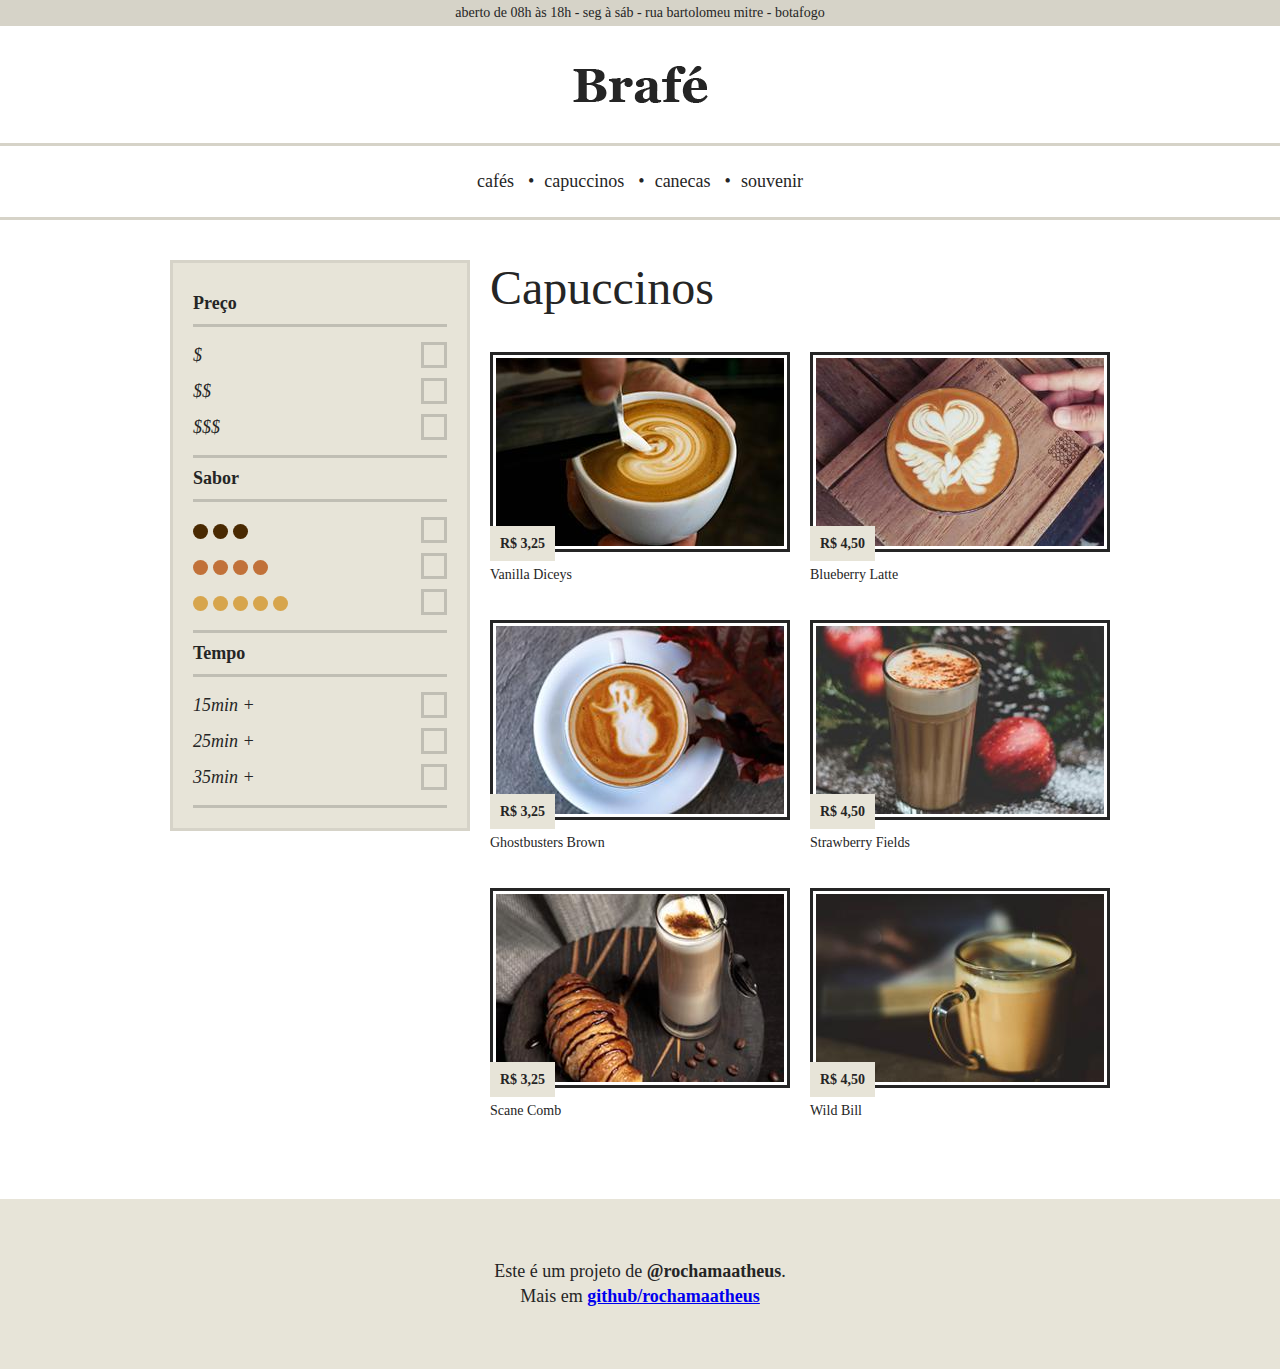
<file: Brafé2-grid/index.html>
<!DOCTYPE html>
<html>
  <head>
    <title>Brafé 2</title>
    <meta charset="utf-8" />
    <meta
      name="viewport"
      content="width=device-width, initial-scale=1, shrink-to-fit=no"
    />
    <link rel="stylesheet" type="text/css" href="css/grid.css" />
    <link rel="stylesheet" type="text/css" href="css/style.css" />
  </head>
  <body>
    <header>
      <div class="header-informacoes">
        <p>
          aberto de 08h às 18h - seg à sáb - rua bartolomeu mitre - botafogo
        </p>
      </div>
      <a class="header-logo" href="index.html">
        <img src="img/brafe.png" alt="Brafé" />
      </a>
      <nav class="header-menu">
        <ul>
          <li><a href="#">cafés</a></li>
          <li><a href="#">capuccinos</a></li>
          <li><a href="#">canecas</a></li>
          <li><a href="#">souvenir</a></li>
        </ul>
      </nav>
    </header>

    <div class="container">
      <nav class="filtro grid-4">
        <h2>Preço</h2>
        <ul>
          <li>$</li>
          <li>$$</li>
          <li>$$$</li>
        </ul>
        <h2>Sabor</h2>
        <ul class="sabor">
          <li><span class="sabor-3">Marrom</span></li>
          <li><span class="sabor-4">Laranja</span></li>
          <li><span class="sabor-5">Amarelo</span></li>
        </ul>
        <h2>Tempo</h2>
        <ul>
          <li>15min +</li>
          <li>25min +</li>
          <li>35min +</li>
        </ul>
      </nav>

      <section class="produtos grid-8">
        <h1>Capuccinos</h1>
        <ul class="row-mobile">
          <li class="grid-mobile-6">
            <img src="img/cafe-1.jpg" alt="Café 1" />
            <span>R$ 3,25</span>
            <h2>Vanilla Diceys</h2>
          </li>

          <li class="grid-mobile-6">
            <img src="img/cafe-2.jpg" alt="Café 1" />
            <span>R$ 4,50</span>
            <h2>Blueberry Latte</h2>
          </li>

          <li class="grid-mobile-6">
            <img src="img/cafe-3.jpg" alt="Café 1" />
            <span>R$ 3,25</span>
            <h2>Ghostbusters Brown</h2>
          </li>

          <li class="grid-mobile-6">
            <img src="img/cafe-4.jpg" alt="Café 1" />
            <span>R$ 4,50</span>
            <h2>Strawberry Fields</h2>
          </li>

          <li class="grid-mobile-6">
            <img src="img/cafe-5.jpg" alt="Café 1" />
            <span>R$ 3,25</span>
            <h2>Scane Comb</h2>
          </li>

          <li class="grid-mobile-6">
            <img src="img/cafe-6.jpg" alt="Café 1" />
            <span>R$ 4,50</span>
            <h2>Wild Bill</h2>
          </li>
        </ul>
      </section>
    </div>

    <footer class="footer">
      <p>Este é um projeto de <strong>@rochamaatheus</strong>.</p>
      <p>
        Mais em
        <strong
          ><a
            href="https://www.github.com/rochamaatheus"
            target="_blank"
            rel="external"
            >github/rochamaatheus</a
          ></strong
        >
      </p>
    </footer>
  </body>
</html>
</file>
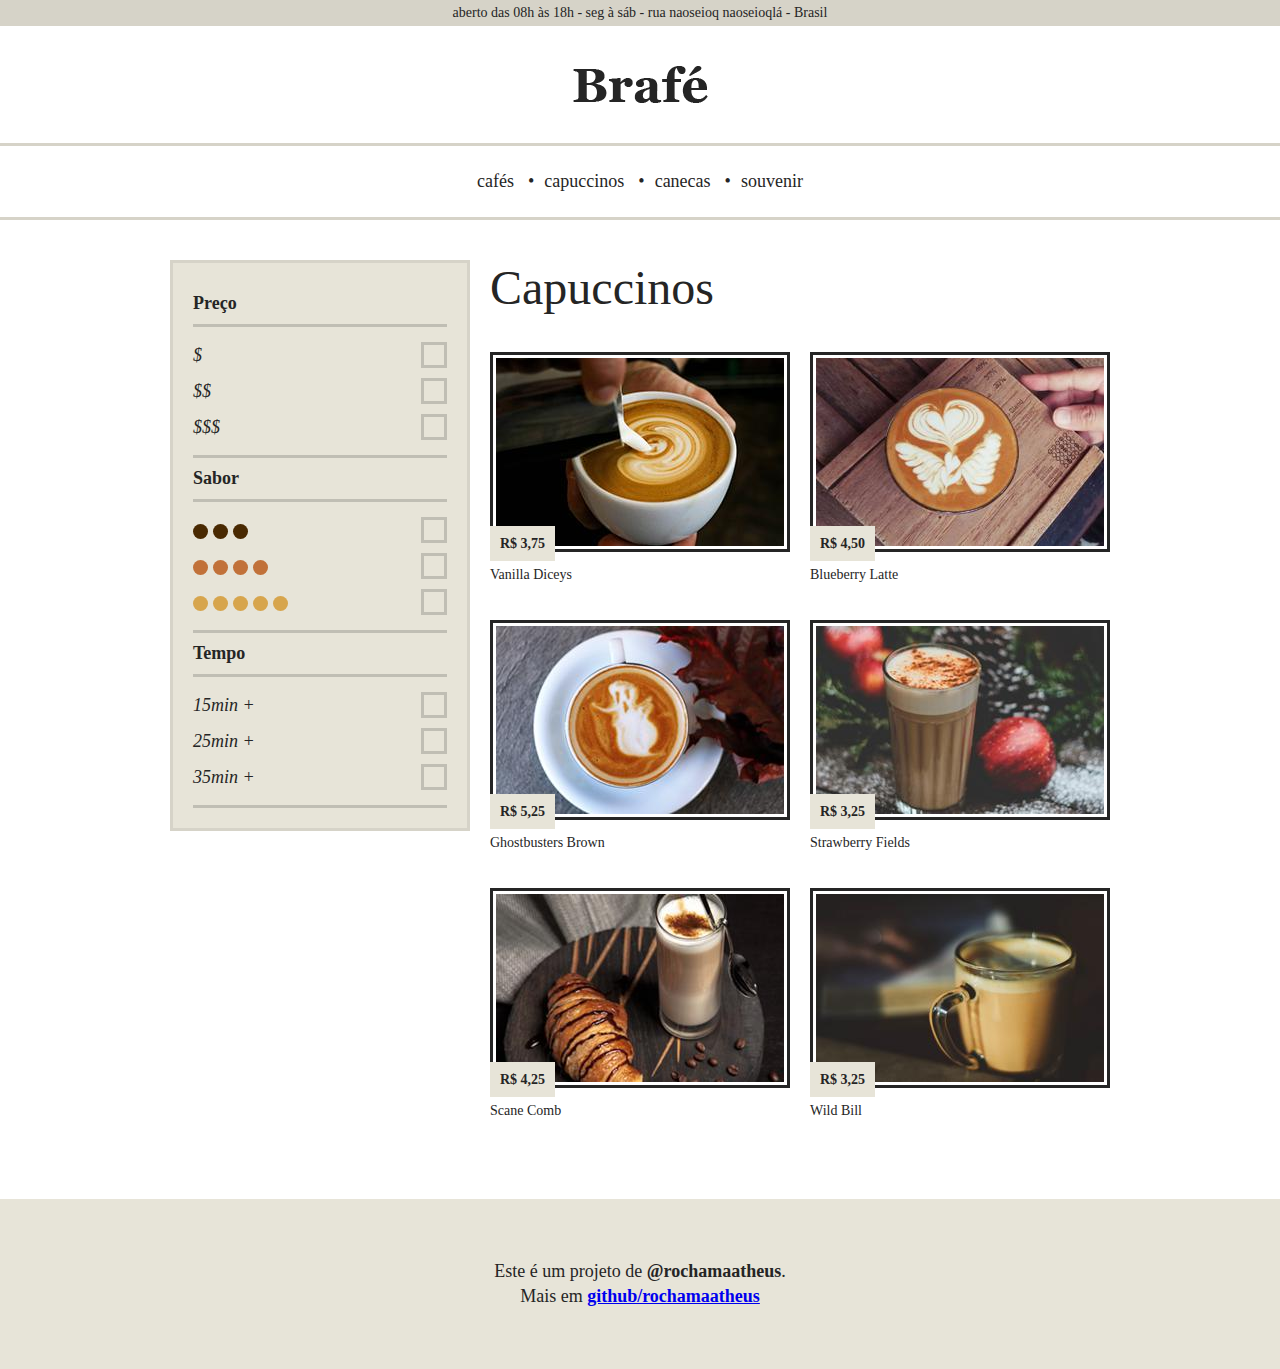
<file: Brafé2-puro/index.html>
<!DOCTYPE html>
<html lang="pt-br">
  <head>
    <meta charset="UTF-8" />
    <meta
      name="viewport"
      content="width=device-width, initial-scale=1.0, shrink-to-fit=no"
    />
    <title>Brafé2</title>
    <link rel="stylesheet" href="./css/style.css" />
  </head>
  <body>
    <header>
      <div class="header-informacoes">
        <p>
          aberto das 08h às 18h - seg à sáb - rua naoseioq naoseioqlá - Brasil
        </p>
      </div>
      <a class="header-logo" href="./index.html">
        <img src="./img/brafe.png" alt="Brafé" />
      </a>
      <nav class="header-menu">
        <ul>
          <li>
            <a href="#">cafés</a>
          </li>
          <li>
            <a href="#">capuccinos</a>
          </li>
          <li>
            <a href="#">canecas</a>
          </li>
          <li>
            <a href="#">souvenir</a>
          </li>
        </ul>
      </nav>
    </header>

    <div class="container">
      <nav class="filtro">
        <h2>Preço</h2>
        <ul>
          <li>$</li>
          <li>$$</li>
          <li>$$$</li>
        </ul>
        <h2>Sabor</h2>
        <ul class="sabor">
          <li><span class="sabor-3">Marrom</span></li>
          <li><span class="sabor-4">Laranja</span></li>
          <li><span class="sabor-5">Amrelo</span></li>
        </ul>
        <h2>Tempo</h2>
        <ul>
          <li>15min +</li>
          <li>25min +</li>
          <li>35min +</li>
        </ul>
      </nav>
      <section class="produtos">
        <h1>Capuccinos</h1>
        <ul>
          <li>
            <img src="./img/cafe-1.jpg" alt="Café 1" />
            <span>R$ 3,75</span>
            <h2>Vanilla Diceys</h2>
          </li>
          <li>
            <img src="./img/cafe-2.jpg" alt="Café 2" />
            <span>R$ 4,50</span>
            <h2>Blueberry Latte</h2>
          </li>
          <li>
            <img src="./img/cafe-3.jpg" alt="Café 3" />
            <span>R$ 5,25</span>
            <h2>Ghostbusters Brown</h2>
          </li>
          <li>
            <img src="./img/cafe-4.jpg" alt="Café 4" />
            <span>R$ 3,25</span>
            <h2>Strawberry Fields</h2>
          </li>
          <li>
            <img src="./img/cafe-5.jpg" alt="Café 5" />
            <span>R$ 4,25</span>
            <h2>Scane Comb</h2>
          </li>
          <li>
            <img src="./img/cafe-6.jpg" alt="Café 6" />
            <span>R$ 3,25</span>
            <h2>Wild Bill</h2>
          </li>
        </ul>
      </section>
    </div>

    <footer class="footer">
      <p>Este é um projeto de <strong>@rochamaatheus</strong>.</p>
      <p>
        Mais em
        <strong
          ><a
            href="https://www.github.com/rochamaatheus"
            target="_blank"
            rel="external"
            >github/rochamaatheus</a
          ></strong
        >
      </p>
    </footer>
  </body>
</html>
</file>
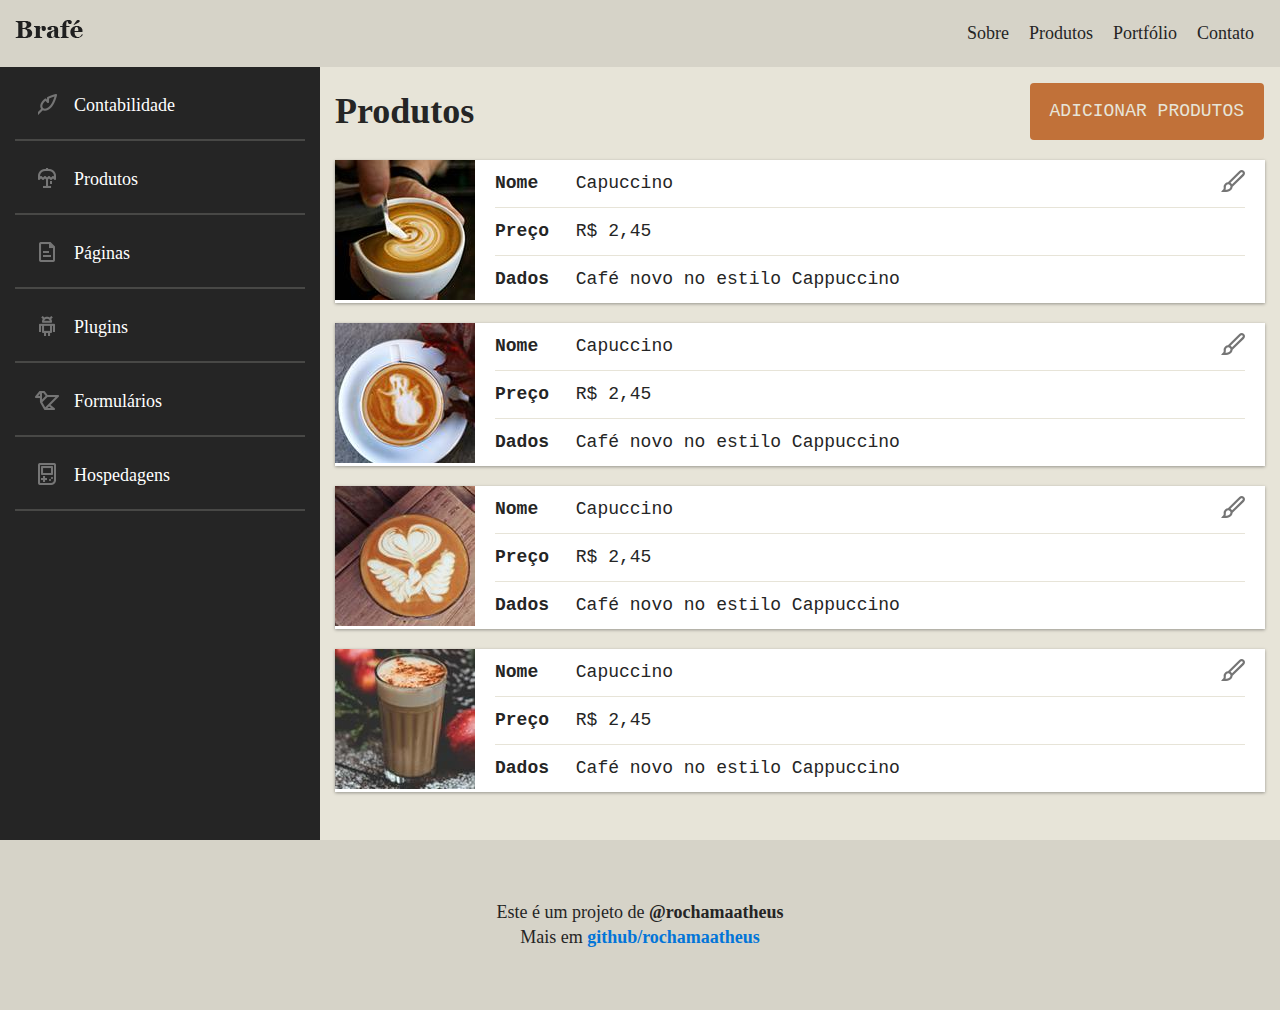
<file: Brafé3-bootstrap/index.html>
<!DOCTYPE html>
<html>
  <head>
    <title>Brafé 3</title>
    <meta charset="utf-8" />
    <meta
      name="viewport"
      content="width=device-width, initial-scale=1, shrink-to-fit=no"
    />
    <link rel="stylesheet" href="./css/bootstrap.min.css" />
    <link rel="stylesheet" type="text/css" href="css/style.css" />
  </head>

  <body>
    <header class="header">
      <div class="container-fluid">
        <div class="row">
          <a class="header-logo mr-auto col-md-4" href="#">
            <img src="img/brafe.png" alt="Brafé" />
          </a>
          <nav class="header-menu mr-3 ml-3">
            <ul>
              <li><a href="#">Sobre</a></li>
              <li><a href="#">Produtos</a></li>
              <li><a href="#">Portfólio</a></li>
              <li><a href="#">Contato</a></li>
            </ul>
          </nav>
        </div>
      </div>
    </header>

    <main class="main-container container-fluid">
      <div class="row">
        <nav class="side-nav col-md-4 col-xl-3">
          <ul>
            <li><a class="nav-contabilidade" href="#">Contabilidade</a></li>
            <li><a class="nav-produtos" href="#">Produtos</a></li>
            <li><a class="nav-paginas" href="#">Páginas</a></li>
            <li><a class="nav-plugins" href="#">Plugins</a></li>
            <li><a class="nav-formularios" href="#">Formulários</a></li>
            <li><a class="nav-hospedagens" href="#">Hospedagens</a></li>
          </ul>
        </nav>

        <section class="produtos col-md-8 col-xl-9 mb-5">
          <header class="row align-items-center mt-3">
            <h1 class="col">Produtos</h1>
            <a class="adicionar-produtos mr-3" href="#">Adicionar Produtos</a>
          </header>
          <ul>
            <li class="produtos-item">
              <div class="media">
                <img src="img/cafe-1.jpg" alt="Café 1" />
                <ul class="media-body">
                  <li><span>Nome</span> Capuccino</li>
                  <li><span>Preço</span> R$ 2,45</li>
                  <li><span>Dados</span> Café novo no estilo Cappuccino</li>
                </ul>
                <a href="#">Editar</a>
              </div>
            </li>
            <li class="produtos-item">
              <div class="media">
                <img src="img/cafe-2.jpg" alt="Café 1" />
                <ul class="media-body">
                  <li><span>Nome</span> Capuccino</li>
                  <li><span>Preço</span> R$ 2,45</li>
                  <li><span>Dados</span> Café novo no estilo Cappuccino</li>
                </ul>
                <a href="#">Editar</a>
              </div>
            </li>
            <li class="produtos-item">
              <div class="media">
                <img src="img/cafe-3.jpg" alt="Café 1" />
                <ul class="media-body">
                  <li><span>Nome</span> Capuccino</li>
                  <li><span>Preço</span> R$ 2,45</li>
                  <li><span>Dados</span> Café novo no estilo Cappuccino</li>
                </ul>
                <a href="#">Editar</a>
              </div>
            </li>
            <li class="produtos-item">
              <div class="media">
                <img src="img/cafe-4.jpg" alt="Café 1" />
                <ul class="media-body">
                  <li><span>Nome</span> Capuccino</li>
                  <li><span>Preço</span> R$ 2,45</li>
                  <li><span>Dados</span> Café novo no estilo Cappuccino</li>
                </ul>
                <a href="#">Editar</a>
              </div>
            </li>
          </ul>
        </section>
      </div>
    </main>

    <footer class="footer">
      <p>Este é um projeto de <strong>@rochamaatheus</strong></p>
      <p>
        Mais em
        <strong
          ><a
            href="https://www.github.com/rochamaatheus"
            target="_blank"
            rel="external"
            >github/rochamaatheus</a
          ></strong
        >
      </p>
    </footer>
  </body>
</html>
</file>
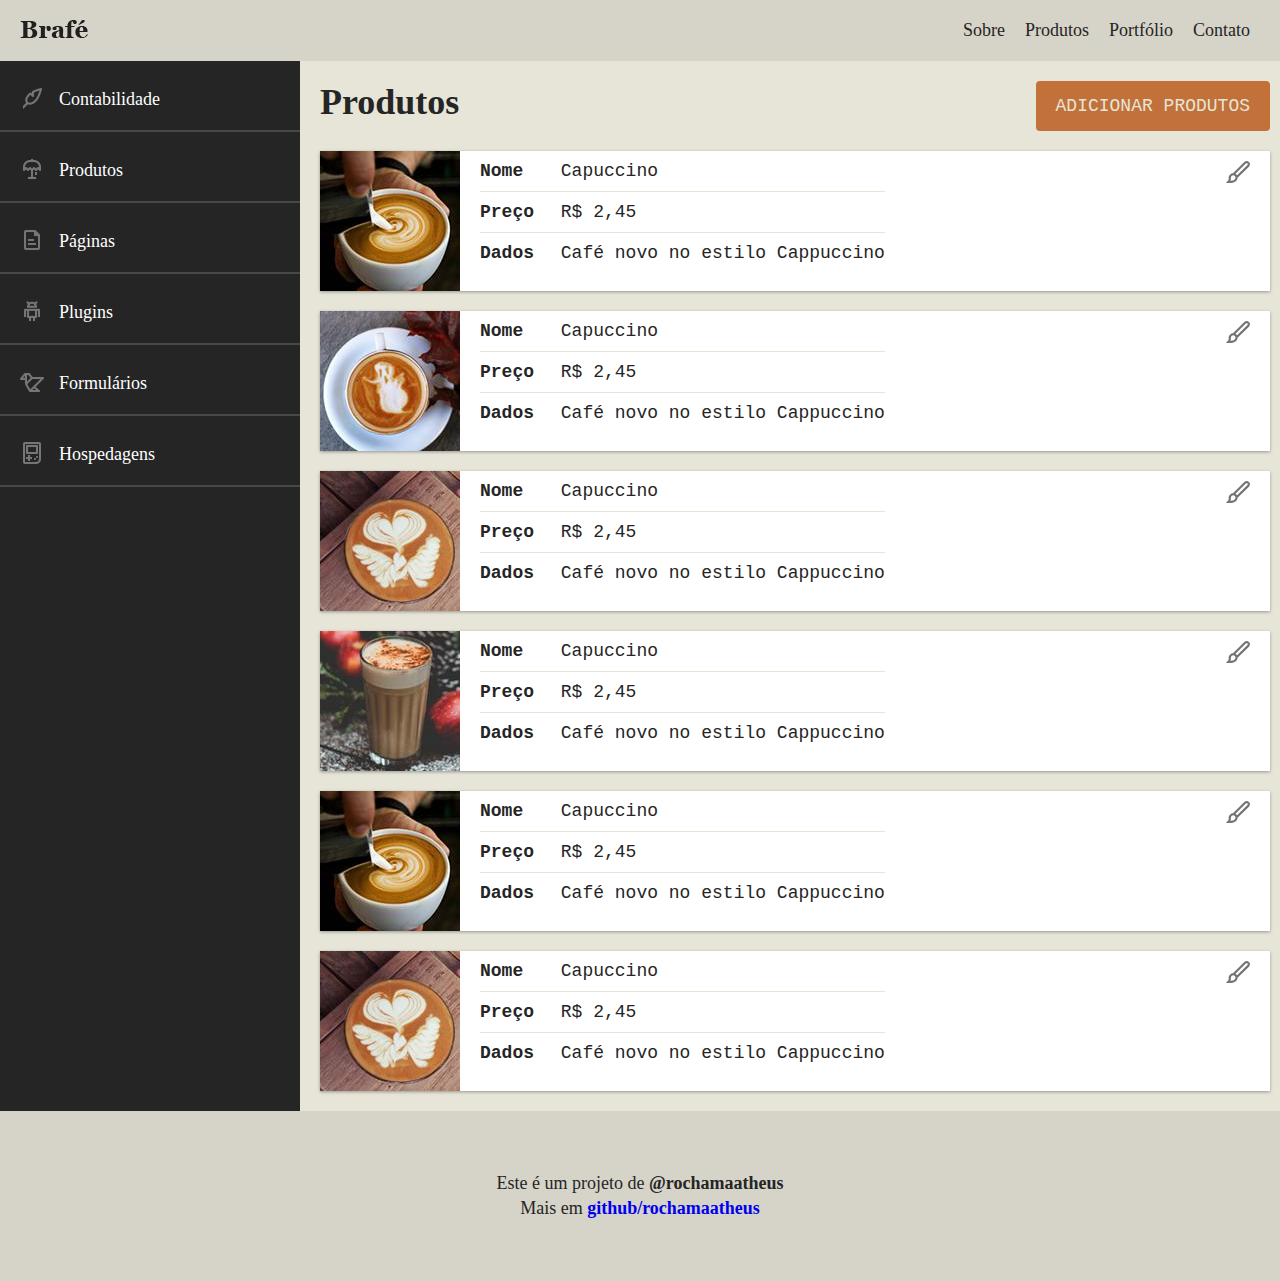
<file: Brafé3-flexbox/index.html>
<!DOCTYPE html>
<html>
  <head>
    <title>Brafé 3</title>
    <meta charset="utf-8" />
    <meta
      name="viewport"
      content="width=device-width, initial-scale=1, shrink-to-fit=no"
    />
    <link rel="stylesheet" type="text/css" href="css/style.css" />
  </head>

  <body>
    <header class="header">
      <a class="header-logo" href="#">
        <img src="img/brafe.png" alt="Brafé" />
      </a>
      <nav class="header-menu">
        <ul>
          <li><a href="#">Sobre</a></li>
          <li><a href="#">Produtos</a></li>
          <li><a href="#">Portfólio</a></li>
          <li><a href="#">Contato</a></li>
        </ul>
      </nav>
    </header>

    <main class="main-container">
      <nav class="side-nav">
        <ul>
          <li><a class="nav-contabilidade" href="#">Contabilidade</a></li>
          <li><a class="nav-produtos" href="#">Produtos</a></li>
          <li><a class="nav-paginas" href="#">Páginas</a></li>
          <li><a class="nav-plugins" href="#">Plugins</a></li>
          <li><a class="nav-formularios" href="#">Formulários</a></li>
          <li><a class="nav-hospedagens" href="#">Hospedagens</a></li>
        </ul>
      </nav>

      <section class="produtos">
        <header>
          <h1>Produtos</h1>
          <a class="adicionar-produtos" href="#">Adicionar Produtos</a>
        </header>
        <ul>
          <li class="produtos-item">
            <img src="img/cafe-1.jpg" alt="Café 1" />
            <ul>
              <li><span>Nome</span> Capuccino</li>
              <li><span>Preço</span> R$ 2,45</li>
              <li><span>Dados</span> Café novo no estilo Cappuccino</li>
            </ul>
            <a href="#">Editar</a>
          </li>

          <li class="produtos-item">
            <img src="img/cafe-2.jpg" alt="Café 2" />
            <ul>
              <li><span>Nome</span> Capuccino</li>
              <li><span>Preço</span> R$ 2,45</li>
              <li><span>Dados</span> Café novo no estilo Cappuccino</li>
            </ul>
            <a href="#">Editar</a>
          </li>

          <li class="produtos-item">
            <img src="img/cafe-3.jpg" alt="Café 3" />
            <ul>
              <li><span>Nome</span> Capuccino</li>
              <li><span>Preço</span> R$ 2,45</li>
              <li><span>Dados</span> Café novo no estilo Cappuccino</li>
            </ul>
            <a href="#">Editar</a>
          </li>

          <li class="produtos-item">
            <img src="img/cafe-4.jpg" alt="Café 4" />
            <ul>
              <li><span>Nome</span> Capuccino</li>
              <li><span>Preço</span> R$ 2,45</li>
              <li><span>Dados</span> Café novo no estilo Cappuccino</li>
            </ul>
            <a href="#">Editar</a>
          </li>

          <li class="produtos-item">
            <img src="img/cafe-1.jpg" alt="Café 1" />
            <ul>
              <li><span>Nome</span> Capuccino</li>
              <li><span>Preço</span> R$ 2,45</li>
              <li><span>Dados</span> Café novo no estilo Cappuccino</li>
            </ul>
            <a href="#">Editar</a>
          </li>

          <li class="produtos-item">
            <img src="img/cafe-3.jpg" alt="Café 3" />
            <ul>
              <li><span>Nome</span> Capuccino</li>
              <li><span>Preço</span> R$ 2,45</li>
              <li><span>Dados</span> Café novo no estilo Cappuccino</li>
            </ul>
            <a href="#">Editar</a>
          </li>
        </ul>
      </section>
    </main>

    <footer class="footer">
      <p>Este é um projeto de <strong>@rochamaatheus</strong></p>
      <p>
        Mais em
        <strong
          ><a
            href="https://www.github.com/rochamaatheus"
            target="_blank"
            rel="external"
            >github/rochamaatheus</a
          ></strong
        >
      </p>
    </footer>
  </body>
</html>
</file>
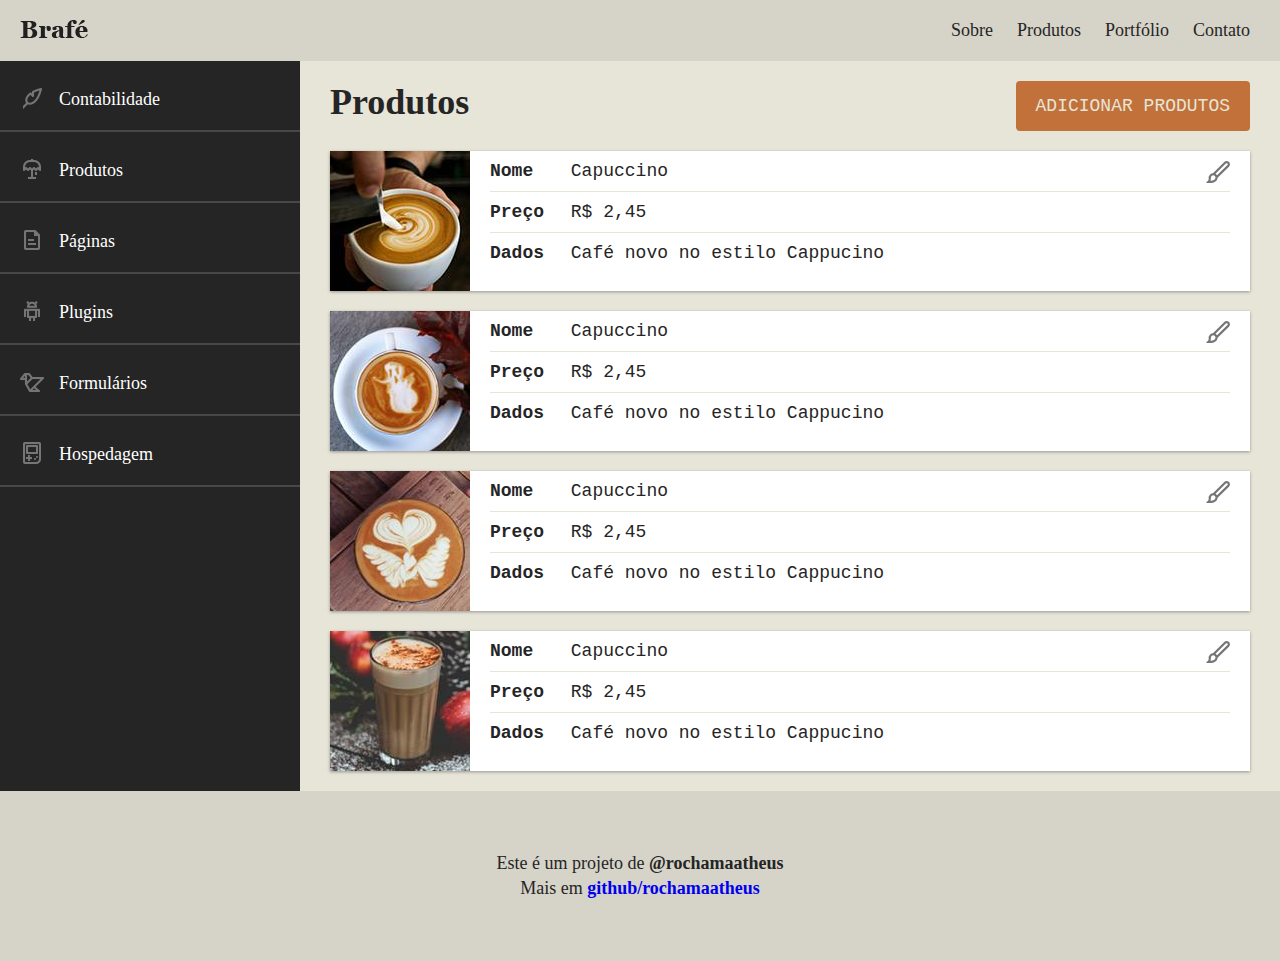
<file: Brafé3-puro/index.html>
<!DOCTYPE html>
<html lang="pt-br">
  <head>
    <meta charset="UTF-8" />
    <meta
      name="viewport"
      content="width=device-width, initial-scale=1.0, shrink-to-fit=no"
    />
    <title>Brafé 3</title>
    <link rel="stylesheet" href="./css/style.css" />
  </head>
  <body>
    <header class="header">
      <a class="header-logo" href="#">
        <img src="./img/brafe.png" alt="Brafé" />
      </a>
      <nav class="header-menu">
        <ul>
          <li>
            <a href="#sobre">Sobre</a>
          </li>
          <li>
            <a href="#produtos">Produtos</a>
          </li>
          <li>
            <a href="#portfolio">Portfólio</a>
          </li>
          <li>
            <a href="#contato">Contato</a>
          </li>
        </ul>
      </nav>
    </header>

    <main class="main-container">
      <nav class="side-nav">
        <ul>
          <li>
            <a class="nav-contabilidade" href="#">Contabilidade</a>
          </li>
          <li>
            <a class="nav-produtos" href="#">Produtos</a>
          </li>
          <li>
            <a class="nav-paginas" href="#">Páginas</a>
          </li>
          <li>
            <a class="nav-plugins" href="#">Plugins</a>
          </li>
          <li>
            <a class="nav-formularios" href="#">Formulários</a>
          </li>
          <li>
            <a class="nav-hospedagem" href="#">Hospedagem</a>
          </li>
        </ul>
      </nav>

      <section class="produtos">
        <header>
          <h1>Produtos</h1>
          <a class="adicionar-produtos" href="#">Adicionar Produtos</a>
        </header>
        <ul>
          <li class="produtos-item">
            <img src="./img/cafe-1.jpg" alt="Café 1" />
            <ul>
              <li><span>Nome</span> Capuccino</li>
              <li><span>Preço</span> R$ 2,45</li>
              <li><span>Dados</span> Café novo no estilo Cappucino</li>
            </ul>
            <a href="#">Editar</a>
          </li>
          <li class="produtos-item">
            <img src="./img/cafe-2.jpg" alt="Café 1" />
            <ul>
              <li><span>Nome</span> Capuccino</li>
              <li><span>Preço</span> R$ 2,45</li>
              <li><span>Dados</span> Café novo no estilo Cappucino</li>
            </ul>
            <a href="#">Editar</a>
          </li>
          <li class="produtos-item">
            <img src="./img/cafe-3.jpg" alt="Café 1" />
            <ul>
              <li><span>Nome</span> Capuccino</li>
              <li><span>Preço</span> R$ 2,45</li>
              <li><span>Dados</span> Café novo no estilo Cappucino</li>
            </ul>
            <a href="#">Editar</a>
          </li>
          <li class="produtos-item">
            <img src="./img/cafe-4.jpg" alt="Café 1" />
            <ul>
              <li><span>Nome</span> Capuccino</li>
              <li><span>Preço</span> R$ 2,45</li>
              <li><span>Dados</span> Café novo no estilo Cappucino</li>
            </ul>
            <a href="#">Editar</a>
          </li>
        </ul>
      </section>
    </main>

    <footer class="footer">
      <p>Este é um projeto de <strong>@rochamaatheus</strong></p>
      <p>
        Mais em
        <strong
          ><a
            href="https://www.github.com/rochamaatheus"
            target="_blank"
            rel="external"
            >github/rochamaatheus</a
          ></strong
        >
      </p>
    </footer>
  </body>
</html>
</file>
<file: Brafé1-grid/css/grid.css>
.container {
  max-width: 960px;
  margin: 0 auto;
}

.container::after,
.container::before {
  content: '';
  display: table;
  clear: both;
}

.grid-1,
.grid-2,
.grid-3,
.grid-4,
.grid-5,
.grid-6,
.grid-7,
.grid-8,
.grid-9,
.grid-10,
.grid-11,
.grid-12 {
  margin-left: 10px;
  margin-right: 10px;
  float: left;
  display: block;
  min-height: 1px;
}

.grid-1 {
  width: calc(8.333% - 20px);
}

.grid-2 {
  width: calc(16.666% - 20px);
}

.grid-3 {
  width: calc(25% - 20px);
}

.grid-4 {
  width: calc(33.333% - 20px);
}

.grid-5 {
  width: calc(41.666% - 20px);
}

.grid-6 {
  width: calc(50% - 20px);
}

.grid-7 {
  width: calc(58.333% - 20px);
}

.grid-8 {
  width: calc(66.666% - 20px);
}

.grid-9 {
  width: calc(75% - 20px);
}

.grid-10 {
  width: calc(83.333% -20px);
}

.grid-11 {
  width: calc(91.666% - 20px);
}

.grid-12 {
  width: calc(100% - 20px);
}

@media (max-width: 739px) {
  .container {
    max-width: 300px;
  }
  .grid-1,
  .grid-2,
  .grid-3,
  .grid-4,
  .grid-5,
  .grid-6,
  .grid-7,
  .grid-8,
  .grid-9,
  .grid-10,
  .grid-11,
  .grid-12 {
    margin-left: 0;
    margin-right: 0;
    float: none;
    width: 100%;
  }
}
</file>
<file: Brafé2-bootstrap/css/style.css>
body, p, h1, h2, ul, li {
	margin: 0px;
	padding: 0px;
}

li {
	list-style: none;
}

body {
	font-family: Georgia, serif;
	color: #252525;
}

* {
	box-sizing: border-box;
}

/* MENU */

.header-informacoes {
	font-size: 0.875em;
	background: #d6d3c8;
	padding: 5px 0;
	text-align: center;
}

.header-logo img {
	display: block;
	margin: 40px auto;
}

.header-menu {
	border-top: 3px solid #d6d3c8;
	border-bottom: 3px solid #d6d3c8;
	text-align: center;
	margin-bottom: 40px;
	padding: 20px 0;
}

.header-menu li {
	display: inline-block;
}

.header-menu li a {
	display: block;
	padding: 5px 10px 5px 0;
	text-decoration: none;
	color: #252525;
	font-size: 1.125em;
}

.header-menu li a::before {
	content: '•';
	padding-right: 10px;
}

.header-menu li:first-child a::before {
	content: '';
}

/* FILTRO */

.filtro {
	background: #e7e4d8;
	border: 3px solid #d6d3c8;
	padding: 20px;
	align-self: flex-start;
}

@media (max-width: 768px) {
	.filtro {
		display: none;
	}
}

.filtro h2 {
	font-size: 1.125em;
	font-weight: bold;
	padding: 10px 0
}

.filtro ul {
	border-top: 3px solid #c0beb4;
	border-bottom: 3px solid #c0beb4;
	padding: 10px 0;
}

.filtro li {
	font-style: italic;
	font-size: 1.125em;
	line-height: 2;
}

.filtro li::after {
	content: '';
	display: block;
	width: 20px;
	height: 20px;
	border: 3px solid #c0beb4;
	float: right;
	margin-top: 5px;
}

.sabor {
	overflow: hidden;
}

.sabor span {
	text-indent: -200px;
	display: inline-block;
	width: 15px;
	height: 15px;
	background: currentColor;
	border-radius: 50%;
	vertical-align: middle;
}

.sabor-3 {
	color: #492901;
	box-shadow: 20px 0 0 0 currentColor,
							40px 0 0 0 currentColor;
}

.sabor-4 {
	color: #c17139;
	box-shadow: 20px 0 0 0 currentColor,
							40px 0 0 0 currentColor,
							60px 0 0 0 currentColor;
}

.sabor-5 {
	color: #d7a54d;
	box-shadow: 20px 0 0 0 currentColor,
							40px 0 0 0 currentColor,
							60px 0 0 0 currentColor,
							80px 0 0 0 currentColor;
}

/*PRODUTOS*/

.produtos h1 {
	font-size: 3em;
	font-weight: normal;
}

.produtos li img {
	display: block;
	max-width: 100%;
	border: 3px solid #fff;
	box-shadow: 0 0 0 3px #252525;
	margin: 40px 3px 0 3px;
}

.produtos li span {
	background: #e7e4d8;
	padding: 10px;
	font-size: 0.875em;
	font-weight: bold;
	position: relative;
	top: -15px;;
}

.produtos li h2 {
	font-size: 0.875em;
	font-weight: normal;
}

.footer {
	background: #e7e4d8;
	text-align: center;
	padding: 60px 0;
	font-size: 1.125em;
	line-height: 1.4em;
	margin-top: 80px;
}
</file>
<file: Brafé2-flexbox/css/style.css>
body, p, h1, h2, ul, li {
	margin: 0px;
	padding: 0px;
}

li {
	list-style: none;
}

body {
	font-family: Georgia, serif;
	color: #252525;
}

* {
	box-sizing: border-box;
}

/* MENU */

.header-informacoes {
	font-size: 0.875em;
	background: #d6d3c8;
	padding: 5px 0;
	text-align: center;
}

.header-logo img {
	display: block;
	margin: 40px auto;
}

.header-menu {
	border-top: 3px solid #d6d3c8;
	border-bottom: 3px solid #d6d3c8;
	text-align: center;
	margin-bottom: 40px;
	padding: 20px 0;
}

.header-menu li {
	display: inline-block;
}

.header-menu li a {
	display: block;
	padding: 5px 10px 5px 0;
	text-decoration: none;
	color: #252525;
	font-size: 1.125em;
}

.header-menu li a::before {
	content: '•';
	padding-right: 10px;
}

.header-menu li:first-child a::before {
	content: '';
}

/* FILTRO */

.filtro {
	background: #e7e4d8;
	border: 3px solid #d6d3c8;
	padding: 20px;
}

@media (max-width: 739px) {
	.filtro {
		display: none;
	}
}

.filtro h2 {
	font-size: 1.125em;
	padding: 10px 0
}

.filtro ul {
	border-top: 3px solid #c0beb4;
	border-bottom: 3px solid #c0beb4;
	padding: 10px 0;
}

.filtro li {
	font-style: italic;
	font-size: 1.125em;
	line-height: 2;
}

.filtro li::after {
	content: '';
	display: block;
	width: 20px;
	height: 20px;
	border: 3px solid #c0beb4;
	float: right;
	margin-top: 5px;
}

.sabor {
	overflow: hidden;
}

.sabor span {
	text-indent: -200px;
	display: inline-block;
	width: 15px;
	height: 15px;
	background: currentColor;
	border-radius: 50%;
	vertical-align: middle;
}

.sabor-3 {
	color: #492901;
	box-shadow: 20px 0 0 0 currentColor,
							40px 0 0 0 currentColor;
}

.sabor-4 {
	color: #c17139;
	box-shadow: 20px 0 0 0 currentColor,
							40px 0 0 0 currentColor,
							60px 0 0 0 currentColor;
}

.sabor-5 {
	color: #d7a54d;
	box-shadow: 20px 0 0 0 currentColor,
							40px 0 0 0 currentColor,
							60px 0 0 0 currentColor,
							80px 0 0 0 currentColor;
}

/*PRODUTOS*/

.produtos h1 {
	font-size: 3em;
	font-weight: normal;
}

.produtos li img {
	display: block;
	max-width: 100%;
	border: 3px solid #fff;
	box-shadow: 0 0 0 3px #252525;
	margin: 40px 3px 0 3px;
}

.produtos li span {
	background: #e7e4d8;
	padding: 10px;
	font-size: 0.875em;
	font-weight: bold;
	position: relative;
	top: -15px;;
}

.produtos li h2 {
	font-size: 0.875em;
	font-weight: normal;
}

.footer {
	background: #e7e4d8;
	text-align: center;
	padding: 60px 0;
	font-size: 1.125em;
	line-height: 1.4em;
	margin-top: 80px;
}
</file>
<file: Brafé2-flexbox/css/flex.css>
.flex {
    display: flex;
    max-width: 960px;
    margin: 0 auto;
    flex-wrap: wrap;
}

.flex-row {
    margin-right: -10px;
    margin-left: -10px;
    display: flex;
    flex-wrap: wrap;
}

.flex-item-4, .flex-item-6, .flex-item-8 {
    margin-left: 10px;
    margin-right: 10px;
    align-self: flex-start;
}

.flex-item-4 {
    flex: 0 0 calc(33.333% - 20px);
    max-width: calc(33.333% - 20px);
}

.flex-item-6 {
    flex: 0 0 calc(50% - 20px);
    max-width: calc(50% - 20px);
}

.flex-item-8 {
    flex: 0 0 calc(66.666% - 20px);
    max-width: calc(66.666% - 20px);
}

@media (max-width: 739px) {
    .flex {
        max-width: 300px;
        flex-direction: column;
    }
    .flex-item-4, .flex-item-8 {
        margin-left: 0;
        margin-right: 0;
        max-width: 100%;
        align-self: auto;
    }
}
</file>
<file: Brafé2-grid/css/grid.css>
.container {
  max-width: 960px;
  margin: 0 auto;
}

.container::after,
.container::before {
  content: '';
  display: table;
  clear: both;
}

.grid-1,
.grid-2,
.grid-3,
.grid-4,
.grid-5,
.grid-6,
.grid-7,
.grid-8,
.grid-9,
.grid-10,
.grid-11,
.grid-12,
.grid-mobile-6 {
  float: left;
  display: block;
  min-height: 1px;
  margin-left: 10px;
  margin-right: 10px;
}

.grid-1 {
  width: calc(8.333% - 20px);
}

.grid-2 {
  width: calc(16.666% - 20px);
}

.grid-3 {
  width: calc(25% - 20px);
}

.grid-4 {
  width: calc(33.333% - 20px);
}

.grid-5 {
  width: calc(41.666% - 20px);
}

.grid-6 {
  width: calc(50% - 20px);
}

.grid-7 {
  width: calc(58.333% - 20px);
}

.grid-8 {
  width: calc(66.666% - 20px);
}

.grid-9 {
  width: calc(75% - 20px);
}

.grid-10 {
  width: calc(83.333% - 20px);
}

.grid-11 {
  width: calc(91.666% - 20px);
}

.grid-12 {
  width: calc(100% - 20px);
}

.grid-mobile-6 {
  width: calc(50% - 20px);
}

@media (max-width: 739px) {
  .container {
    max-width: 300px;
  }
  .grid-1,
  .grid-2,
  .grid-3,
  .grid-4,
  .grid-5,
  .grid-6,
  .grid-7,
  .grid-8,
  .grid-9,
  .grid-10,
  .grid-11,
  .grid-12 {
    float: none;
    margin-left: 0;
    margin-right: 0;
    width: 100%;
  }
  .row {
    margin-left: 0;
    margin-right: 0;
  }
}

.row,
.row-mobile {
  margin-left: -10px;
  margin-right: -10px;
}

.row::after,
.row::before,
.row-mobile::after,
.row-mobile::before {
  content: '';
  display: table;
  clear: both;
}
</file>
<file: Brafé2-grid/css/style.css>
body,
p,
h1,
h2,
ul,
li {
  margin: 0px;
  padding: 0px;
}

li {
  list-style: none;
}

body {
  font-family: Georgia, serif;
  color: #252525;
}

* {
  box-sizing: border-box;
}

/* MENU */

.header-informacoes {
  font-size: 0.875em;
  background: #d6d3c8;
  padding: 5px 0;
  text-align: center;
}

.header-logo img {
  display: block;
  margin: 40px auto;
}

.header-menu {
  border-top: 3px solid #d6d3c8;
  border-bottom: 3px solid #d6d3c8;
  text-align: center;
  margin-bottom: 40px;
  padding: 20px 0;
}

.header-menu li {
  display: inline-block;
}

.header-menu li a {
  display: block;
  padding: 5px 10px 5px 0;
  text-decoration: none;
  color: #252525;
  font-size: 1.125em;
}

.header-menu li a::before {
  content: '•';
  padding-right: 10px;
}

.header-menu li:first-child a::before {
  content: '';
}

/* FILTRO */

.filtro {
  background: #e7e4d8;
  border: 3px solid #d6d3c8;
  padding: 20px;
}

@media (max-width: 739px) {
  .filtro {
    display: none;
  }
}

.filtro h2 {
  font-size: 1.125em;
  padding: 10px 0;
}

.filtro ul {
  border-top: 3px solid #c0beb4;
  border-bottom: 3px solid #c0beb4;
  padding: 10px 0;
}

.filtro li {
  font-style: italic;
  font-size: 1.125em;
  line-height: 2;
}

.filtro li::after {
  content: '';
  display: block;
  width: 20px;
  height: 20px;
  border: 3px solid #c0beb4;
  float: right;
  margin-top: 5px;
}

.sabor {
  overflow: hidden;
}

.sabor span {
  text-indent: -200px;
  display: inline-block;
  width: 15px;
  height: 15px;
  background: currentColor;
  border-radius: 50%;
  vertical-align: middle;
}

.sabor-3 {
  color: #492901;
  box-shadow: 20px 0 0 0 currentColor, 40px 0 0 0 currentColor;
}

.sabor-4 {
  color: #c17139;
  box-shadow: 20px 0 0 0 currentColor, 40px 0 0 0 currentColor,
    60px 0 0 0 currentColor;
}

.sabor-5 {
  color: #d7a54d;
  box-shadow: 20px 0 0 0 currentColor, 40px 0 0 0 currentColor,
    60px 0 0 0 currentColor, 80px 0 0 0 currentColor;
}

/*PRODUTOS*/

.produtos h1 {
  font-size: 3em;
  font-weight: normal;
}

.produtos li img {
  display: block;
  max-width: 100%;
  border: 3px solid #fff;
  box-shadow: 0 0 0 3px #252525;
  margin: 40px 3px 0 3px;
}

.produtos li span {
  background: #e7e4d8;
  padding: 10px;
  font-size: 0.875em;
  font-weight: bold;
  position: relative;
  top: -15px;
}

.produtos li h2 {
  font-size: 0.875em;
  font-weight: normal;
}

.footer {
  background: #e7e4d8;
  text-align: center;
  padding: 60px 0;
  font-size: 1.125em;
  line-height: 1.4em;
  margin-top: 80px;
}
</file>
<file: Brafé2-puro/css/style.css>
body,
p,
h1,
h2,
ul,
li {
  margin: 0px;
  padding: 0px;
}

li {
  list-style: none;
}

body {
  font-family: Georgia, serif;
  color: #252525;
}

* {
  box-sizing: border-box;
}

/* MENU */

.header-informacoes {
  font-size: 0.875em;
  background: #d6d3c8;
  padding: 5px 0;
  text-align: center;
}

.header-logo img {
  display: block;
  margin: 40px auto;
}

.header-menu {
  border-top: 3px solid #d6d3c8;
  border-bottom: 3px solid #d6d3c8;
  text-align: center;
  margin-bottom: 40px;
  padding: 20px 0;
}

.header-menu li {
  display: inline-block;
}

.header-menu li a {
  display: block;
  padding: 5px 10px 5px 0;
  text-decoration: none;
  color: #252525;
  font-size: 1.125em;
}

.header-menu li a::before {
  content: '•';
  padding-right: 10px;
}

.header-menu li:first-child a::before {
  content: '';
}

/* CONTEÚDO */

.container {
  max-width: 960px;
  margin: 0 auto;
}

.container::after,
.container::before {
  content: '';
  display: table;
  clear: both;
}

/* FILTRO */

.filtro {
  background: #e7e4d8;
  border: 3px solid #d6d3c8;
  width: 300px;
  margin: 0 10px;
  padding: 20px;
  float: left;
}

@media (min-width: 740px) and (max-width: 980px) {
  .container {
    max-width: 720px;
  }
  .filtro {
    width: 220px;
  }
}

@media (max-width: 739px) {
  .container {
    max-width: 300px;
  }
  .filtro {
    display: none;
  }
}

.filtro h2 {
  font-size: 1.125em;
  padding: 10px 0;
}

.filtro ul {
  border-top: 3px solid #c0beb4;
  border-bottom: 3px solid #c0beb4;
  padding: 10px 0;
}

.filtro li {
  font-style: italic;
  font-size: 1.125em;
  line-height: 2;
}

.filtro li::after {
  content: '';
  display: block;
  width: 20px;
  height: 20px;
  border: 3px solid #c0beb4;
  float: right;
  margin-top: 5px;
}

.sabor {
  overflow: hidden;
}

.sabor span {
  text-indent: -200px;
  display: inline-block;
  width: 15px;
  height: 15px;
  background: currentColor;
  border-radius: 50%;
  vertical-align: middle;
}

.sabor-3 {
  color: #492901;
  box-shadow: 20px 0 0 0 currentColor, 40px 0 0 0 currentColor;
}

.sabor-4 {
  color: #c17139;
  box-shadow: 20px 0 0 0 currentColor, 40px 0 0 0 currentColor,
    60px 0 0 0 currentColor;
}

.sabor-5 {
  color: #d7a54d;
  box-shadow: 20px 0 0 0 currentColor, 40px 0 0 0 currentColor,
    60px 0 0 0 currentColor, 80px 0 0 0 currentColor;
}

/*PRODUTOS*/

.produtos {
  width: 620px;
  margin: 0 10px;
  float: left;
}

.produtos h1 {
  font-size: 3em;
  font-weight: normal;
}

.produtos li {
  width: 300px;
  float: left;
}

.produtos li:nth-child(even) {
  margin-left: 20px;
}

.produtos li img {
  display: block;
  max-width: 100%;
  border: 3px solid #fff;
  box-shadow: 0 0 0 3px #252525;
  margin: 40px 3px 0 3px;
}

.produtos li span {
  background: #e7e4d8;
  padding: 10px;
  font-size: 0.875em;
  font-weight: bold;
  position: relative;
  top: -15px;
}

.produtos li h2 {
  font-size: 0.875em;
  font-weight: normal;
}

@media (min-width: 740px) and (max-width: 980px) {
  .produtos {
    width: 460px;
  }
  .produtos li {
    width: 220px;
  }
}

@media (max-width: 739px) {
  .produtos {
    width: 300px;
  }
  .produtos li {
    width: 140px;
  }
}

.footer {
  background: #e7e4d8;
  text-align: center;
  padding: 60px 0;
  font-size: 1.125em;
  line-height: 1.4em;
  margin-top: 80px;
}
</file>
<file: Brafé3-bootstrap/css/style.css>
body,
p,
h1,
ul,
li {
  padding: 0px;
  margin: 0px;
}

li {
  list-style: none;
}

body {
  font-family: Georgia, serif;
  color: #252525;
  background: #e7e4d8;
}

* {
  box-sizing: border-box;
}

img {
  display: block;
  max-width: 100%;
}

a {
  text-decoration: none;
}

/*Header*/

.header {
  background: #d6d3c8;
  padding: 20px 0;
}

.header-menu ul {
  display: flex;
  flex-wrap: wrap;
}

.header-menu li a {
  color: #252525;
  font-size: 1.125em;
  padding: 0 10px;
}

.header-menu li:first-child a {
  padding-left: 0px;
}

@media (max-width: 739px) {
  .header-menu ul {
    margin-top: 10px;
  }
}

/*MAIN*/

/*SIDE NAV*/

.side-nav {
  background: #252525;
}

.side-nav li a {
  display: block;
  color: #fff;
  border-bottom: 2px solid #484846;
  font-size: 1.125em;
  padding: 20px;
}

.side-nav li a::before {
  content: "";
  display: inline-block;
  width: 24px;
  height: 24px;
  top: 5px;
  margin-right: 15px;
  position: relative;
  background-image: url("../img/icones.png");
}

.nav-contabilidade::before {
  background-position: 0 0;
}

.nav-produtos::before {
  background-position: 0 -24px;
}

.nav-paginas::before {
  background-position: 0 calc(-24px * 2);
}

.nav-plugins::before {
  background-position: 0 calc(-24px * 3);
}

.nav-formularios::before {
  background-position: 0 calc(-24px * 4);
}

.nav-hospedagens::before {
  background-position: 0 calc(-24px * 5);
}

@media (max-width: 767px) {
  .side-nav {
    margin: 20px 0 0 20px;
    background: none;
    width: auto;
  }
  .side-nav li {
    display: inline-block;
  }
  .side-nav li a::before {
    display: block;
    margin: 0;
    top: 0;
  }
  .side-nav li a {
    width: 44px;
    height: 44px;
    overflow: hidden;
    padding: 10px;
    border: none;
    color: #252525;
    background-color: #252525;
    border-radius: 4px;
  }
}

/* Produtos */

.produtos h1 {
  font-size: 2.25em;
  font-weight: bold;
}

.adicionar-produtos {
  background: #c17139;
  color: #e7e4d8;
  font-size: 1.125em;
  font-family: Courier, monospace;
  text-transform: uppercase;
  padding: 15px 20px;
  border-radius: 4px;
  text-align: center;
}

.produtos-item {
  background: #fff;
  box-shadow: 0 1px 3px 0 rgba(0, 0, 0, 0.35);
  margin-top: 20px;
  position: relative;
}

.produtos-item a {
  width: 24px;
  height: 24px;
  overflow: hidden;
  text-indent: -200px;
  position: absolute;
  right: 20px;
  top: 10px;
  background: url("../img/edit.svg") no-repeat;
}

.produtos-item a:hover {
  background: url("../img/edit-hover.svg") no-repeat;
}

.produtos-item ul {
  padding: 0 20px;
}

.produtos-item li {
  padding: 10px 0;
  font-size: 1.125em;
  font-family: Courier, monospace;
  border-bottom: 1px solid #e7e4d8;
}

.produtos-item li:last-child {
  border: none;
}

.produtos-item span {
  font-weight: bold;
  width: 70px;
  display: inline-block;
}

@media (min-width: 740px) and (max-width: 980px) {
}

@media (max-width: 739px) {
}

/*Footer*/

.footer {
  background: #d6d3c8;
  text-align: center;
  padding: 60px 0;
  font-size: 1.125em;
  line-height: 1.4em;
}
</file>
<file: Brafé3-flexbox/css/style.css>
body,
p,
h1,
ul,
li {
  padding: 0px;
  margin: 0px;
}

li {
  list-style: none;
}

body {
  font-family: Georgia, serif;
  color: #252525;
  background: #e7e4d8;
}

* {
  box-sizing: border-box;
}

img {
  display: block;
  max-width: 100%;
}

a {
  text-decoration: none;
}

/*Header*/

.header {
  background: #d6d3c8;
  padding: 20px;
  display: flex;
}

.header-logo {
  flex-grow: 1;
}

.header-menu ul {
  display: flex;
  flex-wrap: wrap;
}

.header-menu li a {
  color: #252525;
  font-size: 1.125em;
  padding: 0 10px;
}

.header-menu li:first-child a {
  padding-left: 0px;
}

@media (max-width: 739px) {
  .header {
    flex-direction: column;
  }
  .header-menu {
    margin-top: 10px;
  }
}

/*MAIN*/
.main-container {
  display: flex;
}

/*SIDE NAV*/
.side-nav {
  background: #252525;
  flex: 1;
  max-width: 300px;
  margin-right: 10px;
}

.side-nav li a {
  display: block;
  color: #fff;
  border-bottom: 2px solid #484846;
  font-size: 1.125em;
  padding: 20px;
}

.side-nav li a::before {
  content: "";
  display: inline-block;
  width: 24px;
  height: 24px;
  top: 5px;
  margin-right: 15px;
  position: relative;
  background-image: url("../img/icones.png");
}

.nav-contabilidade::before {
  background-position: 0 0;
}

.nav-produtos::before {
  background-position: 0 -24px;
}

.nav-paginas::before {
  background-position: 0 calc(-24px * 2);
}

.nav-plugins::before {
  background-position: 0 calc(-24px * 3);
}

.nav-formularios::before {
  background-position: 0 calc(-24px * 4);
}

.nav-hospedagens::before {
  background-position: 0 calc(-24px * 5);
}

@media (max-width: 739px) {
  .main-container {
    flex-direction: column;
  }
  .side-nav {
    margin: 10px;
    background: none;
    max-width: 100%;
  }
  .side-nav ul {
    display: flex;
    flex-wrap: wrap;
  }
  .side-nav li {
    margin-bottom: 10px;
    margin-right: 10px;
  }
  .side-nav li a::before {
    top: 0;
    margin: 0;
  }
  .side-nav li a {
    width: 44px;
    height: 44px;
    overflow: hidden;
    border: none;
    padding: 10px;
    color: #252525;
    background-color: #252525;
    border-radius: 4px;
  }
}

/* Produtos */

.produtos {
  flex: 1;
  padding: 20px 10px;
}

.produtos header {
  display: flex;
}

.produtos h1 {
  font-size: 2.25em;
  flex-grow: 1;
  margin-right: 10px;
}

.adicionar-produtos {
  background: #c17139;
  color: #e7e4d8;
  font-size: 1.125em;
  font-family: Courier, monospace;
  text-transform: uppercase;
  padding: 15px 20px;
  border-radius: 4px;
  text-align: center;
}

.produtos-item {
  background: #fff;
  box-shadow: 0 1px 3px 0 rgba(0, 0, 0, 0.35);
  margin-top: 20px;
  position: relative;
  display: flex;
}

.produtos-item a {
  width: 24px;
  height: 24px;
  overflow: hidden;
  text-indent: -200px;
  position: absolute;
  right: 20px;
  top: 10px;
  background: url("../img/edit.svg") no-repeat;
}

.produtos-item a:hover {
  background: url("../img/edit-hover.svg") no-repeat;
}

.produtos-item img {
  align-self: flex-start;
}

.produtos-item ul {
  padding: 0 20px;
}

.produtos-item li {
  padding: 10px 0;
  font-size: 1.125em;
  font-family: Courier, monospace;
  border-bottom: 1px solid #e7e4d8;
}

.produtos-item li:last-child {
  border: none;
}

.produtos-item span {
  font-weight: bold;
  width: 70px;
  display: inline-block;
}

@media (max-width: 739px) {
  .produtos header {
    flex-direction: column;
  }
  .produtos-item {
    flex-direction: column;
  }
}

/*Footer*/

.footer {
  background: #d6d3c8;
  text-align: center;
  padding: 60px 0;
  font-size: 1.125em;
  line-height: 1.4em;
}
</file>
<file: Brafé1-bootstrap/css/style.css>
/* Reset */

body,
h1,
h2,
h3,
p,
ul {
  padding: 0px;
  margin: 0px;
}

body {
  font-family: Georgia, serif;
  color: #252525;
}

* {
  box-sizing: border-box;
}

img {
  display: block;
  max-width: 100%;
}

/* Menu */

.menu {
  background: #252525;
  padding: 15px 0;
}

.menu-nav a {
  text-decoration: none;
  color: #fff;
  font-size: 1.125em;
}

.menu-nav ul {
  float: right;
  list-style: none;
}

.menu-nav ul li {
  display: inline-block;
}

.menu-nav ul li a {
  display: inline-block;
  padding: 10px;
  margin-left: 10px;
}

@media (max-width: 768px) {
  .menu-nav ul {
    float: none;
  }
  .menu-nav ul li a {
    padding-left: 0;
    margin-left: 0;
  }
}

/* Intro */

.intro {
  background: url('../img/bg-intro.jpg') no-repeat center center;
  background-size: cover;
  color: #fff;
  padding: 150px 0;
  text-align: center;
}

.intro h1 {
  text-transform: uppercase;
  font-size: 3em;
  font-weight: bold;
}

.intro h1::after {
  content: '';
  display: block;
  width: 20px;
  height: 4px;
  background: #fff;
  margin: 20px auto;
}

.intro p {
  font-style: italic;
  font-size: 1.125em;
}

@media (max-width: 768px) {
  .intro {
    padding: 60px 0;
  }
}

/* Sobre */

.sobre {
  padding-top: 60px;
  padding-bottom: 60px;
}

.sobre h2 {
  font-size: 2.25em;
  text-align: center;
  margin-bottom: 60px;
  font-weight: bold;
}

.sobre-item h3 {
  font-size: 2.25em;
  line-height: 1em;
  background: #252525;
  color: #fff;
  font-style: italic;
  font-weight: normal;
  text-align: center;
  position: relative;
  width: 220px;
  padding: 5px 0 10px 0;
  top: -25px;
}

.sobre > p {
  font-size: 1.125em;
  line-height: 1.4em;
  font-style: italic;
  max-width: 460px;
  text-align: center;
  margin: 20px auto;
}

/* Produtos */

.produtos {
  background: #e7e4d8;
  border-top: 3px solid #d6d3c8;
  border-bottom: 3px solid #d6d3c8;
  padding: 60px 0;
}

.produtos-item {
  margin-bottom: 40px;
}

.produtos-item h2 {
  font-size: 2.25em;
  text-align: center;
  margin-bottom: 20px;
  font-weight: bold;
}

.produtos-item h2::before {
  content: '';
  display: block;
  width: 100px;
  height: 100px;
  background: currentColor;
  border-radius: 50%;
  border: 5px solid #e7e4d8;
  box-shadow: 0 0 0 5px currentColor;
  margin: 20px auto;
}

h2.produtos-paulista::before {
  color: #492901;
}

h2.produtos-carioca::before {
  color: #c17139;
}

h2.produtos-mineiro::before {
  color: #d7a54d;
}

.produtos-item p {
  font-size: 0.875em;
  line-height: 1.4em;
}

.produtos-btn {
  border: 3px solid #252525;
  color: #252525;
  text-decoration: none;
  text-align: center;
  font-size: 1.125em;
  font-weight: bold;
  text-transform: uppercase;
  width: 180px;
  display: block;
  margin: 20px auto 0;
  padding: 15px 0;
}

.produtos-btn:hover {
  text-decoration: none;
  color: #c17139;
  border-color: #c17139;
}

/* Locais */

.locais {
  padding-top: 60px;
  padding-bottom: 60px;
}

.locais-item {
  margin-bottom: 40px;
}

.locais-item h2 {
  font-size: 2.25em;
  margin-bottom: 20px;
  font-weight: bold;
}

.locais-item p {
  font-size: 1.125em;
  line-height: 1.4em;
  max-width: 320px;
  margin-bottom: 20px;
}

.locais-item a {
  font-size: 1.125em;
  text-transform: uppercase;
  text-decoration: none;
  border: 3px solid;
  color: #252525;
  padding: 10px 15px;
}

/* Assine */

.assine {
  background: #e7e4d8;
  padding: 30px;
}

.assine-info h2 {
  font-size: 2.25em;
  font-weight: bold;
}

.assine-info p {
  font-size: 1.5em;
  font-style: italic;
}

.assine form {
  margin-top: 10px;
  display: flex;
  flex-wrap: wrap;
  align-content: flex-start;
}

.assine form label {
  display: none;
}

.assine input {
  border: 3px solid #252525;
  background: none;
  font-size: 1.5em;
  font-style: italic;
  font-family: Georgia, serif;
  align-self: flex-start;
  padding: 10px;
}

.assine button {
  background: #252525;
  border: none;
  font-family: Georgia, serif;
  text-transform: uppercase;
  font-size: 1.5em;
  color: #fff;
  cursor: pointer;
  align-self: flex-start;
  padding: 13px;
}

/*Footer*/

.footer {
  background: #d6d3c8;
  padding: 40px 0;
}

.footer p {
  font-size: 1.125em;
  line-height: 1.4em;
}

.footer img {
  float: right;
}

@media (max-width: 768px) {
  .footer img {
    float: none;
    margin-top: 20px;
  }
}
</file>
<file: Brafé1-flexbox/css/style.css>
/* Reset */

body,
h1,
h2,
h3,
p,
ul {
  padding: 0px;
  margin: 0px;
}

body {
  font-family: Georgia, serif;
  color: #252525;
}

* {
  box-sizing: border-box;
}

.container {
  display: flex;
  max-width: 960px;
  margin: 0 auto;
}

@media (max-width: 739px) {
  .container {
    flex-direction: column;
    max-width: 300px;
  }
}

/* Menu */

.menu {
  background: #252525;
  padding: 15px 0;
}

.menu-logo {
  margin: 0 10px;
}

.menu-nav a {
  text-decoration: none;
  color: #fff;
  font-size: 1.125em;
  margin: 0 10px;
}

.menu-nav {
  flex: 1;
  align-self: center;
}

.menu-nav ul {
  display: flex;
  float: right;
  list-style: none;
}

.menu-nav ul li a {
  padding: 10px;
}

@media (max-width: 739px) {
  .menu-nav {
    margin: 0;
  }
  .menu-logo {
    margin: 0;
  }
  .menu-nav ul li a {
    padding-left: 0;
  }
}

/* Intro */

.intro {
  background: url('../img/bg-intro.jpg') no-repeat center center;
  background-size: cover;
  color: #fff;
  padding: 150px 0;
  text-align: center;
}

@media (max-width: 739px) {
  .intro {
    padding: 60px 0;
  }
}

.intro h1 {
  text-transform: uppercase;
  font-size: 3em;
}

.intro h1::after {
  content: '';
  display: block;
  width: 20px;
  height: 4px;
  background: #fff;
  margin: 10px auto;
}

.intro p {
  font-style: italic;
  font-size: 1.125em;
}

/* Sobre */

.sobre {
  padding: 60px 0;
}

.sobre h2 {
  font-size: 2.25em;
  text-align: center;
  margin-bottom: 60px;
}

.sobre-item {
  flex: 1;
  margin: 0 10px;
}

@media (max-width: 739px) {
  .sobre-item {
    margin-left: 0;
    margin-right: 0;
  }
}

.sobre-item img {
  display: block;
  max-width: 100%;
}

.sobre-item h3 {
  font-size: 2.25em;
  line-height: 1em;
  background: #252525;
  color: #fff;
  font-style: italic;
  font-weight: normal;
  text-align: center;
  position: relative;
  width: 220px;
  padding: 5px 0 10px 0;
  top: -25px;
}

.sobre > p {
  font-size: 1.125em;
  line-height: 1.4em;
  font-style: italic;
  margin: 20px auto;
  max-width: 460px;
  text-align: center;
}

/* Produtos */

.produtos {
  background: #e7e4d8;
  border-top: 3px solid #d6d3c8;
  border-bottom: 3px solid #d6d3c8;
  padding: 60px 0;
}

.produtos-item {
  flex: 1;
  margin: 0 10px 40px;
}

.produtos-item h2 {
  font-size: 2.25em;
  text-align: center;
  margin-bottom: 20px;
}

.produtos-item h2::before {
  content: '';
  display: block;
  width: 100px;
  height: 100px;
  background: currentColor;
  border-radius: 50%;
  border: 5px solid #e7e4d8;
  box-shadow: 0 0 0 5px currentColor;
  margin: 20px auto;
}

h2.produtos-paulista::before {
  color: #492901;
}

h2.produtos-carioca::before {
  color: #c17139;
}

h2.produtos-mineiro::before {
  color: #d7a54d;
}

.produtos-item p {
  font-size: 0.875em;
  line-height: 1.4em;
}

.produtos-btn {
  border: 3px solid #252525;
  color: #252525;
  text-decoration: none;
  text-align: center;
  font-size: 1.125em;
  font-weight: bold;
  text-transform: uppercase;
  width: 180px;
  display: block;
  padding: 15px 0;
  margin: 20px auto 0;
}

@media (max-width: 739px) {
  .produtos-item {
    margin-left: 0;
    margin-right: 0;
  }
}

/* Locais */

.locais {
  padding: 60px 0;
}

.locais-item {
  margin-bottom: 40px;
}

.locais-img,
.locais-info {
  flex: 1;
  margin: 0 10px;
}

.locais-img img {
  display: block;
  max-width: 100%;
}

.locais-item h2 {
  font-size: 2.25em;
}

.locais-item p {
  font-size: 1.125em;
  line-height: 1.4em;
  max-width: 320px;
  margin-bottom: 40px;
}

.locais-item a {
  font-size: 1.125em;
  text-transform: uppercase;
  text-decoration: none;
  border: 3px solid;
  color: #252525;
  padding: 10px 20px;
}

@media (max-width: 739px) {
  .locais-img,
  .locais-info {
    margin-left: 0;
    margin-right: 0;
  }
}

/* Assine */

.assine {
  background: #e7e4d8;
  padding: 30px 0;
}

.assine-info {
  flex: 1;
  margin: 0 10px;
}

@media (max-width: 739px) {
  .assine-info {
    margin: 0 0 20px 0;
  }
  .assine form {
    margin: 0;
  }
}

.assine-info h2 {
  font-size: 2.25em;
}

.assine-info p {
  font-size: 1.5em;
  font-style: italic;
}

.assine form {
  flex: 1;
  margin: 0 10px;
  display: flex;
  flex-wrap: wrap;
  align-content: flex-start;
}

.assine form label {
  display: none;
}

.assine input {
  border: 3px solid #252525;
  background: none;
  font-size: 1.5em;
  font-style: italic;
  font-family: Georgia, serif;
  align-self: flex-start;
  padding: 10px;
}

.assine button {
  background: #252525;
  border: none;
  font-family: Georgia, serif;
  text-transform: uppercase;
  font-size: 1.5em;
  color: #fff;
  cursor: pointer;
  align-self: flex-start;
  padding: 13px;
}

/*Footer*/

.footer {
  background: #d6d3c8;
  padding: 40px 0;
}

.footer p {
  font-size: 1.125em;
  line-height: 1.4em;
  flex: 1;
  margin: 0 10px;
}

.footer-img {
  margin: 0 10px;
}

@media (max-width: 739px) {
  .footer-img,
  .footer p {
    margin: 10px 0;
  }
}
</file>
<file: Brafé1-grid/css/style.css>
/* Reset */

body,
h1,
h2,
h3,
p,
ul {
  padding: 0px;
  margin: 0px;
}

body {
  font-family: Georgia, serif;
  color: #252525;
}

* {
  box-sizing: border-box;
}

img {
  max-width: 100%;
  display: block;
}

/* Menu */

.menu {
  background: #252525;
  padding: 15px 0;
}

.menu-nav ul {
  float: right;
}

.menu-nav ul li {
  display: inline-block;
}

.menu-nav a {
  text-decoration: none;
  color: #fff;
  font-size: 1.125em;
  margin-left: 10px;
  padding: 10px;
  display: block;
}

@media (max-width: 739px) {
  .menu-nav ul {
    float: none;
  }
  .menu-nav ul li a {
    margin-left: 0;
    padding-left: 0;
    padding-right: 8px;
  }
}

/* Intro */

.intro {
  background: url('../img/bg-intro.jpg') no-repeat center center;
  background-size: cover;
  color: #fff;
  padding: 150px 0;
  text-align: center;
}

.intro h1 {
  text-transform: uppercase;
  font-size: 3em;
}

.intro h1::after {
  content: '';
  display: block;
  width: 20px;
  height: 4px;
  background: #fff;
  margin: 10px auto;
}

.intro p {
  font-style: italic;
  font-size: 1.125em;
}

@media (max-width: 739px) {
  .intro {
    padding: 60px 0;
  }
}

/* Sobre */

.sobre {
  padding: 60px 0;
}

.sobre h2 {
  font-size: 2.25em;
  text-align: center;
  margin-bottom: 60px;
}

.sobre-item h3 {
  font-size: 2.25em;
  line-height: 1em;
  background: #252525;
  color: #fff;
  font-style: italic;
  font-weight: normal;
  text-align: center;
  position: relative;
  width: 220px;
  padding: 5px 0 10px;
  top: -25px;
}

.sobre > p {
  font-size: 1.125em;
  line-height: 1.4em;
  font-style: italic;
  max-width: 460px;
  margin: 20px auto;
  text-align: center;
}

/* Produtos */

.produtos {
  background: #e7e4d8;
  border-top: 3px solid #d6d3c8;
  border-bottom: 3px solid #d6d3c8;
  padding: 60px 0;
}

.produtos-item {
  margin-bottom: 40px;
}

.produtos-item h2 {
  font-size: 2.25em;
  text-align: center;
  margin-bottom: 20px;
}

.produtos-item h2::before {
  content: '';
  display: block;
  width: 100px;
  height: 100px;
  background: currentColor;
  border-radius: 50%;
  border: 5px solid #e7e4d8;
  box-shadow: 0 0 0 5px currentColor;
  margin: 20px auto;
}

h2.produtos-paulista::before {
  color: #492901;
}

h2.produtos-carioca::before {
  color: #c17139;
}

h2.produtos-mineiro::before {
  color: #d7a54d;
}

.produtos-item p {
  font-size: 0.875em;
  line-height: 1.4em;
}

.produtos-btn {
  border: 3px solid #252525;
  color: #252525;
  text-decoration: none;
  text-align: center;
  font-size: 1.125em;
  font-weight: bold;
  text-transform: uppercase;
  width: 180px;
  display: block;
  padding: 15px 0;
  margin: 0 auto;
}

/* Locais */

.locais {
  padding: 60px 0;
}

.locais-item {
  margin-bottom: 40px;
}

.locais-item h2 {
  font-size: 2.25em;
  margin-bottom: 20px;
}

.locais-item p {
  font-size: 1.125em;
  line-height: 1.4em;
  max-width: 320px;
  margin-bottom: 40px;
}

.locais-item a {
  font-size: 1.125em;
  text-transform: uppercase;
  text-decoration: none;
  border: 3px solid;
  color: #252525;
  padding: 10px 20px;
}

/* Assine */

.assine {
  background: #e7e4d8;
  padding: 30px 0;
}

.assine-info h2 {
  font-size: 2.25em;
}

.assine-info p {
  font-size: 1.5em;
  font-style: italic;
}

.assine form label {
  display: none;
}

.assine input {
  border: 3px solid #252525;
  background: none;
  font-size: 1.5em;
  font-style: italic;
  font-family: Georgia, serif;
  width: calc(100% - 140px);
  padding: 10px;
  float: left;
}

.assine button {
  background: #252525;
  border: none;
  font-family: Georgia, serif;
  text-transform: uppercase;
  font-size: 1.5em;
  color: #fff;
  cursor: pointer;
  width: 140px;
  padding: 13px 0;
}

/*Footer*/

.footer {
  background: #d6d3c8;
  padding: 40px 0;
}

.footer img {
  float: right;
}

.footer p {
  font-size: 1.125em;
  line-height: 1.4em;
}

@media (max-width: 739px) {
  .footer img {
    float: none;
    margin-top: 20px;
  }
}
</file>
<file: Brafé1-puro/css/style.css>
/* RESET */

* {
  box-sizing: border-box;
}

body,
h1,
h2,
h3,
p,
ul {
  padding: 0;
  margin: 0;
}

body {
  font-family: Georgia, 'Times New Roman', Times, serif;
  color: #252525;
}

.container {
  max-width: 960px;
  margin: 0 auto;
}

.clearfix::after,
.clearfix::before {
  content: '';
  display: table;
  clear: both;
}

/* MENU */

.menu {
  background: #252525;
  padding: 20px 0;
}

a.menu-logo {
  display: block;
  float: left;
  margin-left: 10px;
}

.menu-nav {
  float: right;
  margin-right: 10px;
}

.menu-nav li {
  display: inline-block;
}

.menu-nav a {
  display: block;
  padding: 10px;
  text-decoration: none;
  color: #fff;
  font-size: 1.125rem;
}

@media (max-width: 739px) {
  .menu-nav {
    float: none;
    clear: both;
    text-align: center;
  }
  a.menu-logo {
    float: none;
    margin: 0 auto;
    text-align: center;
  }
}

/* INTRO */

.intro {
  background: url('../img/bg-intro.jpg') no-repeat center center;
  background-size: cover;
  padding: 150px 0;
  text-align: center;
  color: #fff;
}

.intro h1 {
  text-transform: uppercase;
  font-size: 3rem;
}

.intro h1::after {
  content: '';
  display: block;
  width: 20px;
  height: 4px;
  background-color: #fff;
  margin: 10px auto;
}

.intro p {
  font-style: italic;
  font-size: 1.125rem;
}

@media (max-width: 739px) {
  .intro {
    padding: 60px 0;
  }
}

/* SOBRE */

.sobre {
  padding: 60px 0;
}

.sobre h2 {
  text-align: center;
  font-size: 2.25rem;
  margin-bottom: 60px;
}

.sobre-item {
  width: 460px;
  float: left;
  margin: 0 10px;
}

.sobre-item img {
  display: block;
  max-width: 100%;
}

.sobre-item h3 {
  font-size: 2.25rem;
  line-height: 1;
  background: #252525;
  width: 220px;
  color: #fff;
  font-style: italic;
  font-weight: normal;
  text-align: center;
  padding: 5px 0 10px 0;
  top: -25px;
  position: relative;
}

.sobre > p {
  font-size: 1.125rem;
  line-height: 1.4;
  font-style: italic;
  text-align: center;
  margin: 20px auto;
  max-width: 460px;
}

@media (min-width: 740px) and (max-width: 980px) {
  .sobre-container {
    max-width: 720px;
  }
  .sobre-item {
    width: 340px;
  }
}

@media (max-width: 739px) {
  .sobre-container {
    max-width: 300px;
  }
  .sobre-item {
    width: 300px;
    margin: 0 auto;
  }
}

/* PRODUTOS */

.produtos {
  background: #e7e4d8;
  padding: 60px 0;
  border-top: 3px solid #d6d3c8;
  border-bottom: 3px solid #d6d3c8;
}

.produtos-item {
  width: 300px;
  float: left;
  margin: 0 10px 20px 10px;
}

.produtos-item h2 {
  text-align: center;
  font-size: 2.25rem;
  margin-bottom: 20px;
}

.produtos-item p {
  font-size: 0.875rem;
  line-height: 1.4;
}

.produtos-item h2::before {
  content: '';
  display: block;
  width: 100px;
  height: 100px;
  border-radius: 50%;
  margin: 20px auto;
  background: currentColor;
  border: 5px solid #e7e4d8;
  box-shadow: 0 0 0 10px currentColor;
}

h2.produtos-paulista::before {
  color: #492901;
}

h2.produtos-carioca::before {
  color: #c17139;
}

h2.produtos-mineiro::before {
  color: #d7a54d;
}

.produtos-btn {
  width: 180px;
  border: 3px solid;
  color: #252525;
  display: block;
  text-decoration: none;
  font-size: 1.125rem;
  font-weight: bold;
  text-transform: uppercase;
  text-align: center;
  padding: 15px 0;
  margin: 20px auto 0 auto;
}

@media (min-width: 740px) and (max-width: 980px) {
  .produtos-container {
    max-width: 720px;
  }
  .produtos-item {
    width: 220px;
  }
}

@media (max-width: 739px) {
  .produtos-container {
    max-width: 300px;
  }
  .produtos-item {
    margin: 0 auto 20px auto;
  }
}

/* LOCAIS */

.locais-item {
  clear: both;
  margin: 60px auto;
}

.locais-item::before,
.locais-item::after {
  content: '';
  clear: both;
  display: table;
}

.locais-item img {
  width: 460px;
  float: left;
  display: block;
  margin: 0 10px;
}

.locais-item > div {
  width: 460px;
  float: left;
  margin: 0 10px;
}

.locais-item h2 {
  font-size: 2.25rem;
  margin-bottom: 20px;
}

.locais-item p {
  font-size: 1.125rem;
  line-height: 1.4;
  max-width: 320px;
  margin-bottom: 40px;
}

.locais-item a {
  font-size: 1.125rem;
  text-transform: uppercase;
  text-decoration: none;
  border: 3px solid;
  color: #252525;
  padding: 10px 20px;
}

@media (min-width: 740px) and (max-width: 980px) {
  .locais {
    max-width: 720px;
  }
  .locais-item > div,
  .locais-item img {
    max-width: 340px;
  }
}

@media (max-width: 739px) {
  .locais {
    max-width: 300px;
  }
  .locais-item > div,
  .locais-item img {
    width: 300px;
    margin: 0;
  }
}

/* NEWSLETTER */

.assine {
  background: #e7e4d8;
  padding: 30px 0;
}

.assine-info {
  width: 460px;
  margin: 0 10px;
  float: left;
}

.assine-info h2 {
  font-size: 2.25rem;
}

.assine-info p {
  font-size: 1.5rem;
  font-style: italic;
}

.assine form {
  width: 460px;
  margin: 10px 10px 0 10px;
  float: left;
}

.assine form label {
  display: none;
}

.assine form input {
  width: 320px;
  border: 3px solid #252525;
  background: none;
  font-size: 1.5rem;
  font-style: italic;
  font-family: Georgia, 'Times New Roman', Times, serif;
  padding: 10px;
  float: left;
}

.assine button {
  background: #252525;
  font-family: Georgia, 'Times New Roman', Times, serif;
  text-transform: uppercase;
  font-size: 1.5rem;
  width: 140px;
  padding: 13px 0;
  color: #fff;
  border: none;
  cursor: pointer;
}

@media (min-width: 740px) and (max-width: 980px) {
  .assine-container {
    max-width: 720px;
  }
  .assine-info,
  .assine form,
  .assine input {
    width: 340px;
  }
}

@media (max-width: 739px) {
  .assine-container {
    max-width: 300px;
  }
  .assine-info,
  .assine form,
  .assine input {
    width: 300px;
    margin: 10px 0 0;
  }
}

/* FOOTER */

.footer {
  background: #d6d3c8;
  padding: 40px 0;
}

.footer p {
  float: left;
  margin: 0 10px;
  font-size: 1.125rem;
  line-height: 1.4;
}

.footer img {
  float: right;
  margin: 0 10px;
  display: block;
}

@media (max-width: 739px) {
  .footer-container {
    max-width: 300px;
  }
  .footer p {
    float: none;
    margin: 0;
  }
  .footer img {
    float: none;
    margin: 20px 0 0;
  }
}
</file>
<file: Brafé3-puro/css/style.css>
/* RESET */
body,
p,
h1,
ul,
li {
  margin: 0;
  padding: 0;
}

li {
  list-style: none;
}

/* ESTILO GERAL */
* {
  box-sizing: border-box;
}

body {
  font-family: Georgia, "Times New Roman", Times, serif;
  color: #252525;
  background-color: #e7e4d8;
}

img {
  display: block;
  max-width: 100%;
}

a {
  text-decoration: none;
}

/* HEADER */
.header {
  background-color: #d6d3c8;
  padding: 20px;
}

.header::before,
.header::after {
  content: "";
  display: table;
  clear: both;
}

.header-logo {
  float: left;
}

.header-menu ul {
  float: right;
}

.header-menu li {
  display: inline-block;
}

.header-menu li a {
  color: #252525;
  font-size: 1.125rem;
  padding: 0 10px;
}

.header-menu li:first-child a {
  padding-left: 0;
}

@media (max-width: 739px) {
  .header-logo {
    float: none;
  }
  .header-menu ul {
    float: none;
    margin-top: 10px;
  }
}

/* MAIN */
/* .main-container::before,
.main-container::after {
  content: "";
  display: table;
  clear: both;
} */

.main-container {
  display: flex;
}

@media (max-width: 739px) {
  .main-container {
    flex-direction: column;
  }
}

/* SIDE NAV */
.side-nav {
  width: 300px;
  background-color: #252525;
  /* float: left; */
}

.side-nav li a {
  display: block;
  color: #fff;
  border-bottom: 2px solid #484846;
  font-size: 1.125rem;
  padding: 20px;
}

.side-nav li a::before {
  content: "";
  display: inline-block;
  width: 24px;
  height: 24px;
  position: relative;
  top: 5px;
  margin-right: 15px;
  background-image: url("../img/icones.png");
}

.nav-contabiliade::before {
  background-position: 0 0;
}

.nav-produtos::before {
  background-position: 0 -24px;
}

.nav-paginas::before {
  background-position: 0 -48px;
}

.nav-plugins::before {
  background-position: 0 -72px;
}

.nav-formularios::before {
  background-position: 0 -96px;
}

.nav-hospedagem::before {
  background-position: 0 -120px;
}

@media (min-width: 740px) and (max-width: 980px) {
  .side-nav {
    width: 200px;
  }
}

@media (max-width: 739px) {
  .side-nav {
    margin: 20px 0 0 20px;
    background: none;
    width: auto;
  }
  .side-nav li {
    display: inline-block;
  }
  .side-nav li a::before {
    display: block;
    margin: 0;
    top: 0;
  }
  .side-nav li a {
    width: 44px;
    height: 44px;
    overflow: hidden;
    padding: 10px;
    border: none;
    color: #252525;
    background-color: #252525;
    border-radius: 4px;
  }
}

/* PRODUTOS */
.produtos {
  /* float: left; */
  width: calc(100% - 300px);
  margin: 0 auto;
  max-width: 960px;
  padding: 20px;
}

.produtos header::before,
.produtos header::after {
  content: "";
  display: table;
  clear: both;
}

.produtos h1 {
  font-size: 2.25rem;
  float: left;
}

.adicionar-produtos {
  background-color: #c17139;
  color: #e7e4d8;
  font-size: 1.125rem;
  font-family: Courier, monospace;
  text-transform: uppercase;
  padding: 15px 20px;
  border-radius: 4px;
  float: right;
  text-align: center;
}

.produtos-item {
  background-color: #fff;
  box-shadow: 0 1px 3px 0 rgba(0, 0, 0, 0.35);
  margin-top: 20px;
  position: relative;
}

.produtos-item::after,
.produtos-item::before {
  content: "";
  display: table;
  clear: both;
}

.produtos-item img {
  float: left;
}

.produtos-item a {
  width: 24px;
  height: 24px;
  text-indent: -200px;
  overflow: hidden;
  position: absolute;
  background: url("../img/edit.svg") no-repeat;
  top: 10px;
  right: 20px;
}

.produtos-item a:hover {
  background: url("../img/edit-hover.svg") no-repeat;
}

.produtos-item ul {
  float: left;
  padding: 0 20px;
  width: calc(100% - 140px);
}

.produtos-item li {
  padding: 10px 0;
  font-size: 1.125rem;
  font-family: Courier, monospace;
  border-bottom: 1px solid #e7e4d8;
}

.produtos-item li:last-child {
  border-bottom: none;
}

.produtos-item span {
  font-weight: bold;
  display: inline-block;
  width: 70px;
}

@media (min-width: 740px) and (max-width: 980px) {
  .produtos {
    width: calc(100% - 200px);
  }
}

@media (max-width: 739px) {
  .produtos {
    width: 100%;
  }
  .produtos h1 {
    float: none;
  }
  .adicionar-produtos {
    float: none;
    display: inline-block;
    margin: 10px 0;
  }
  .produtos-item img {
    float: none;
  }
  .produtos-item ul {
    float: none;
    width: 100%;
  }
}

/* FOOTER */
.footer {
  background-color: #d6d3c8;
  text-align: center;
  padding: 60px 0;
  font-size: 1.125rem;
  line-height: 1.4;
}
</file>
